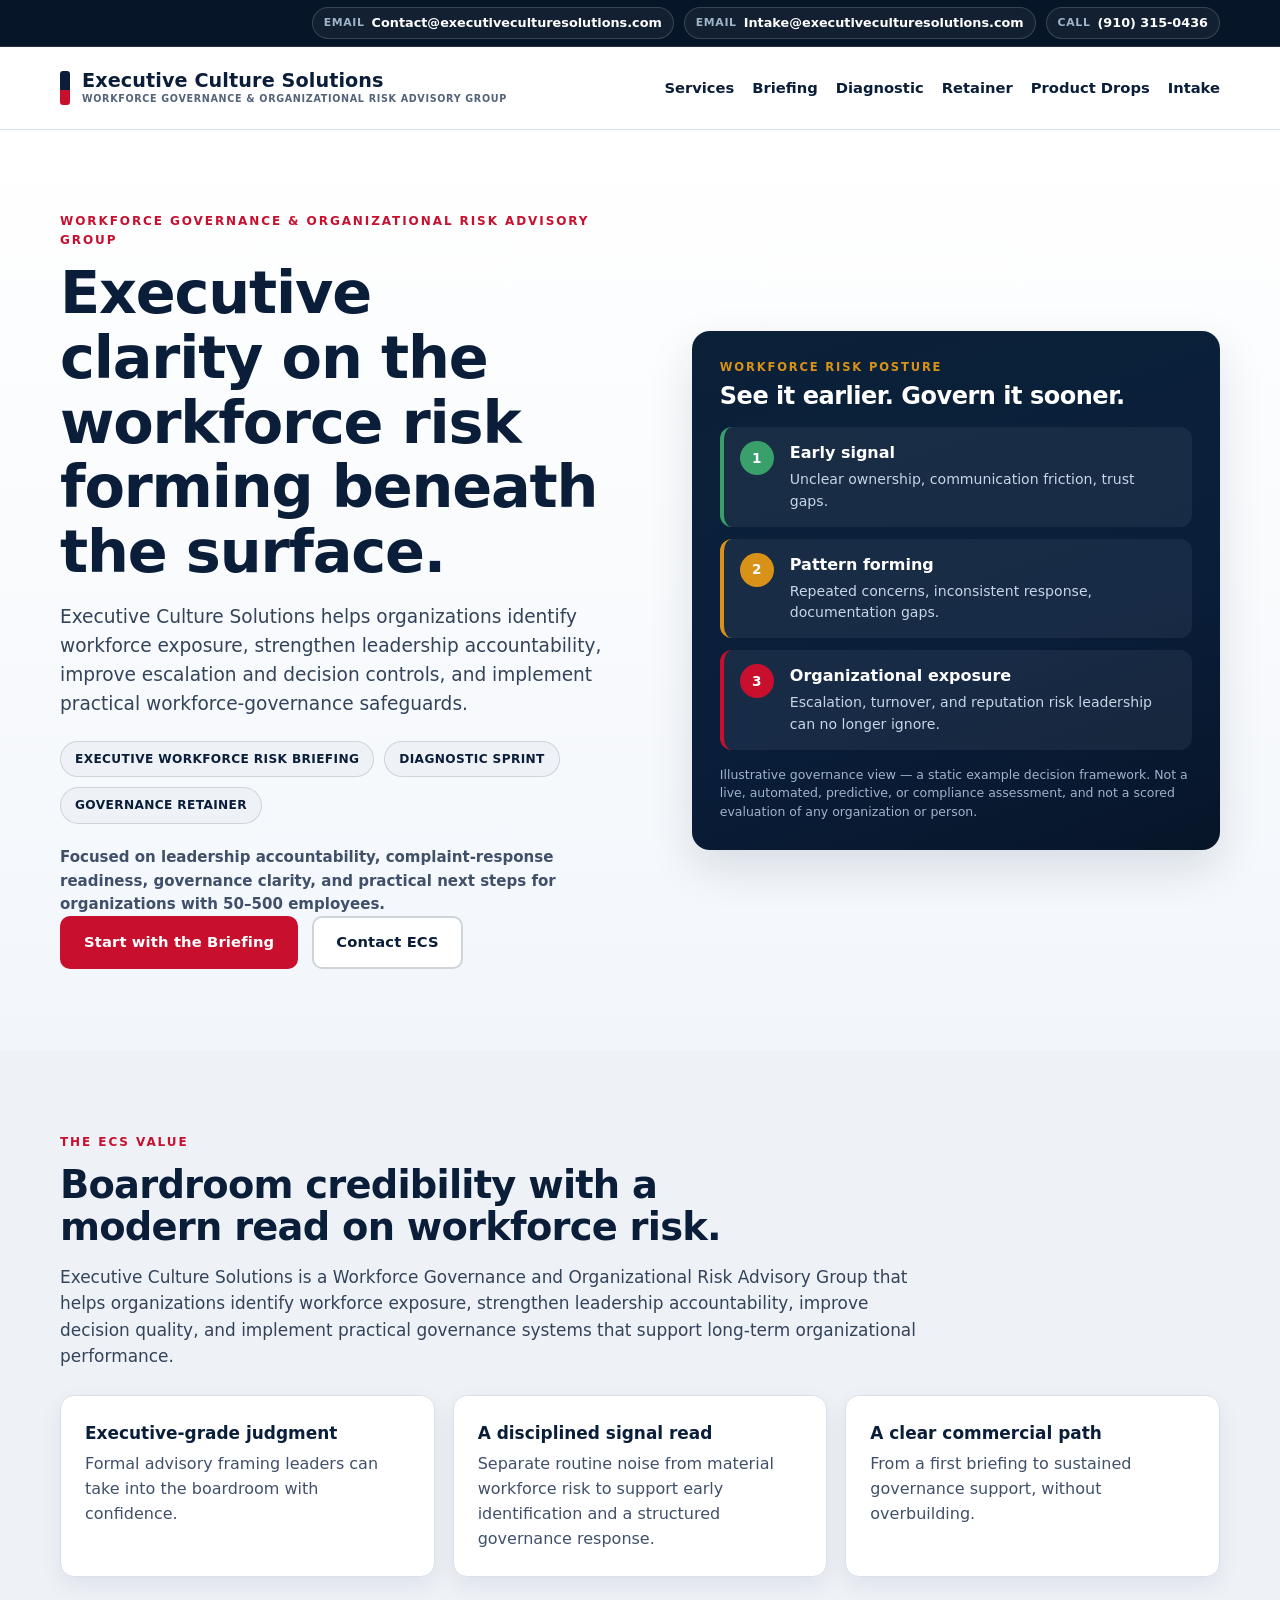
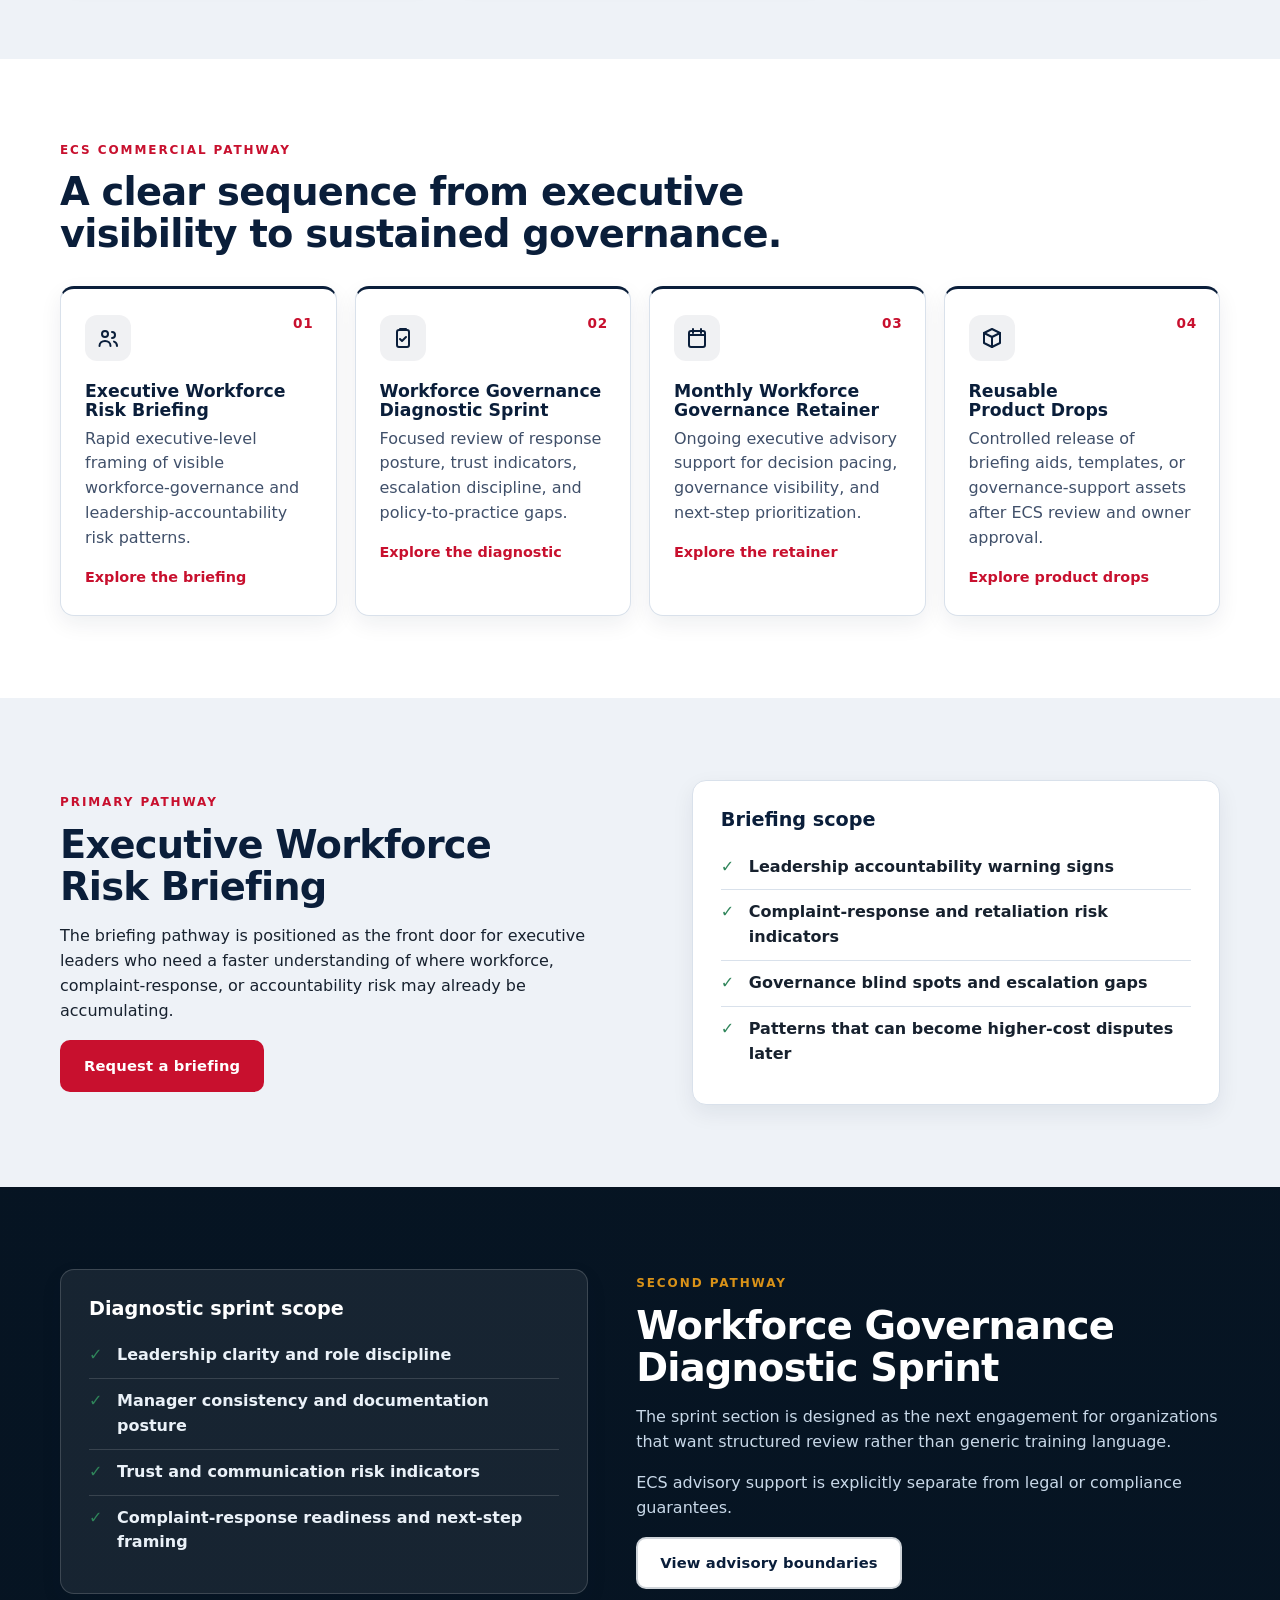
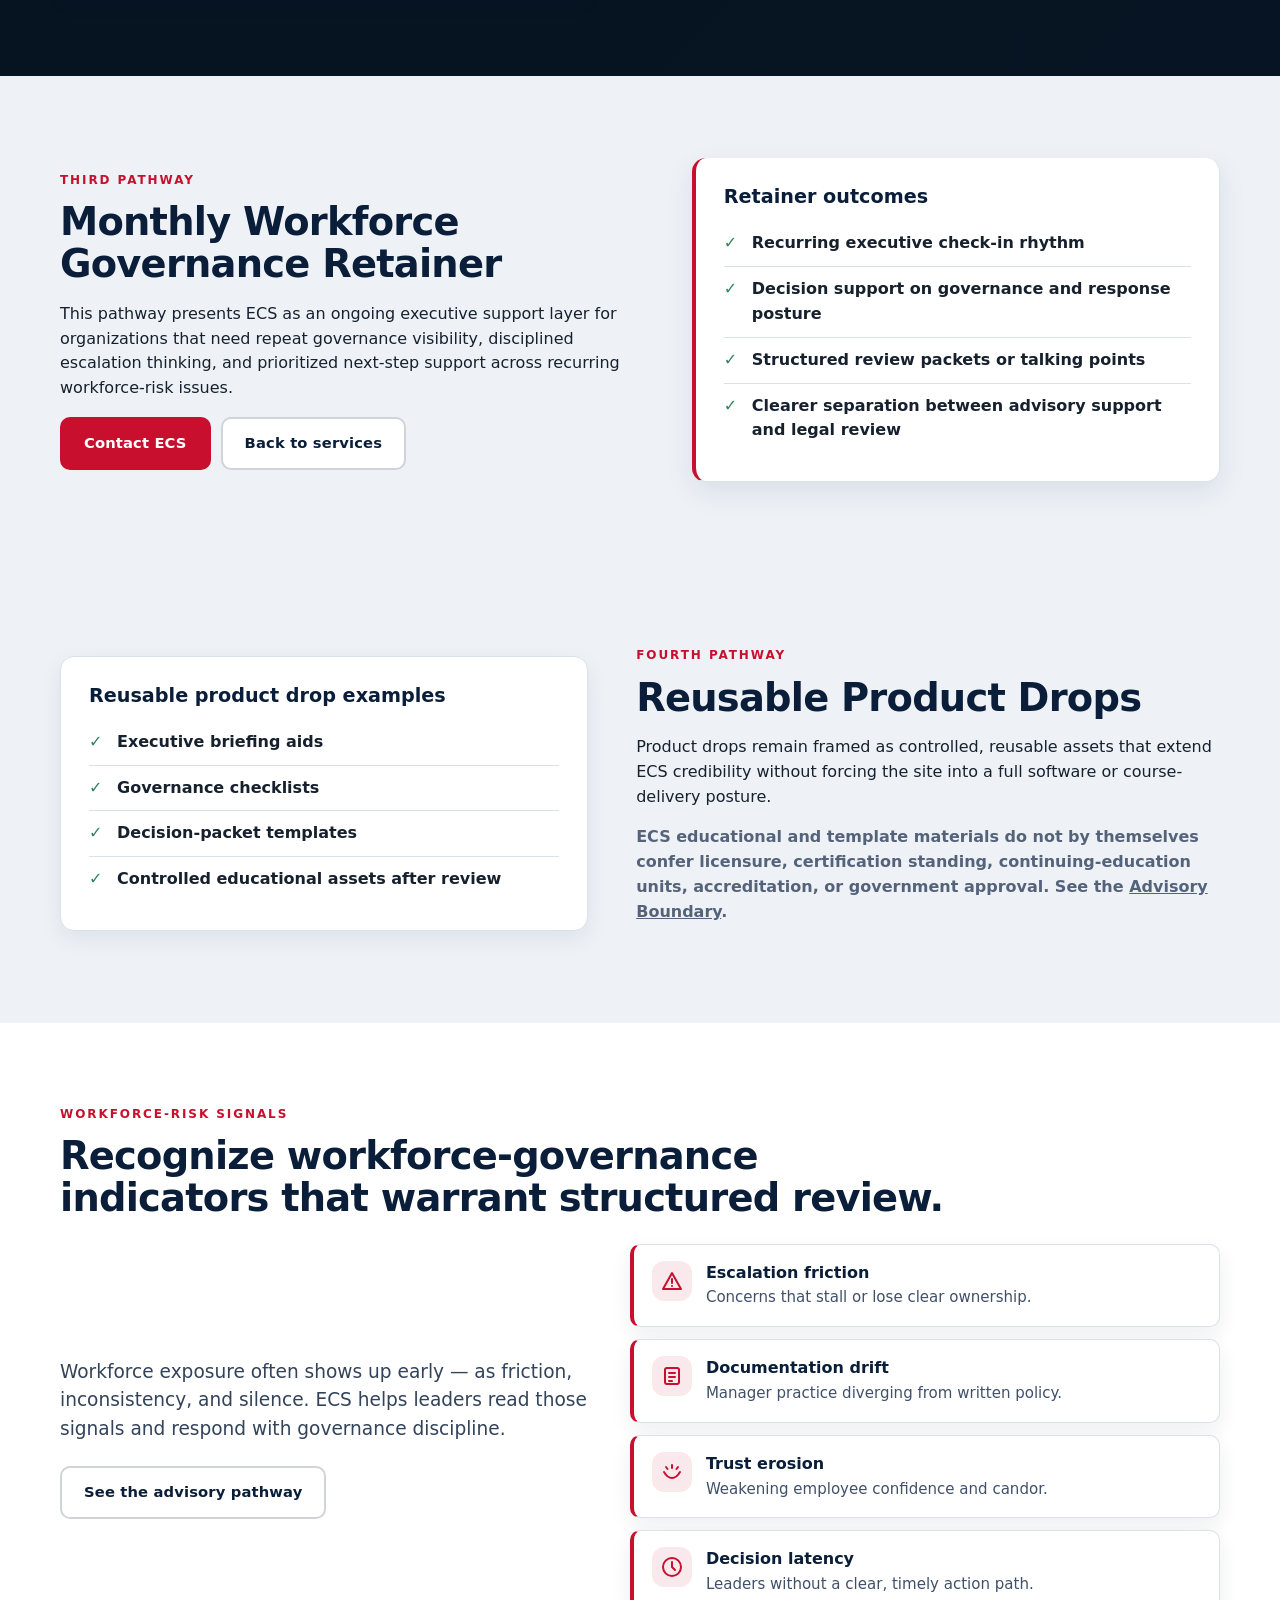
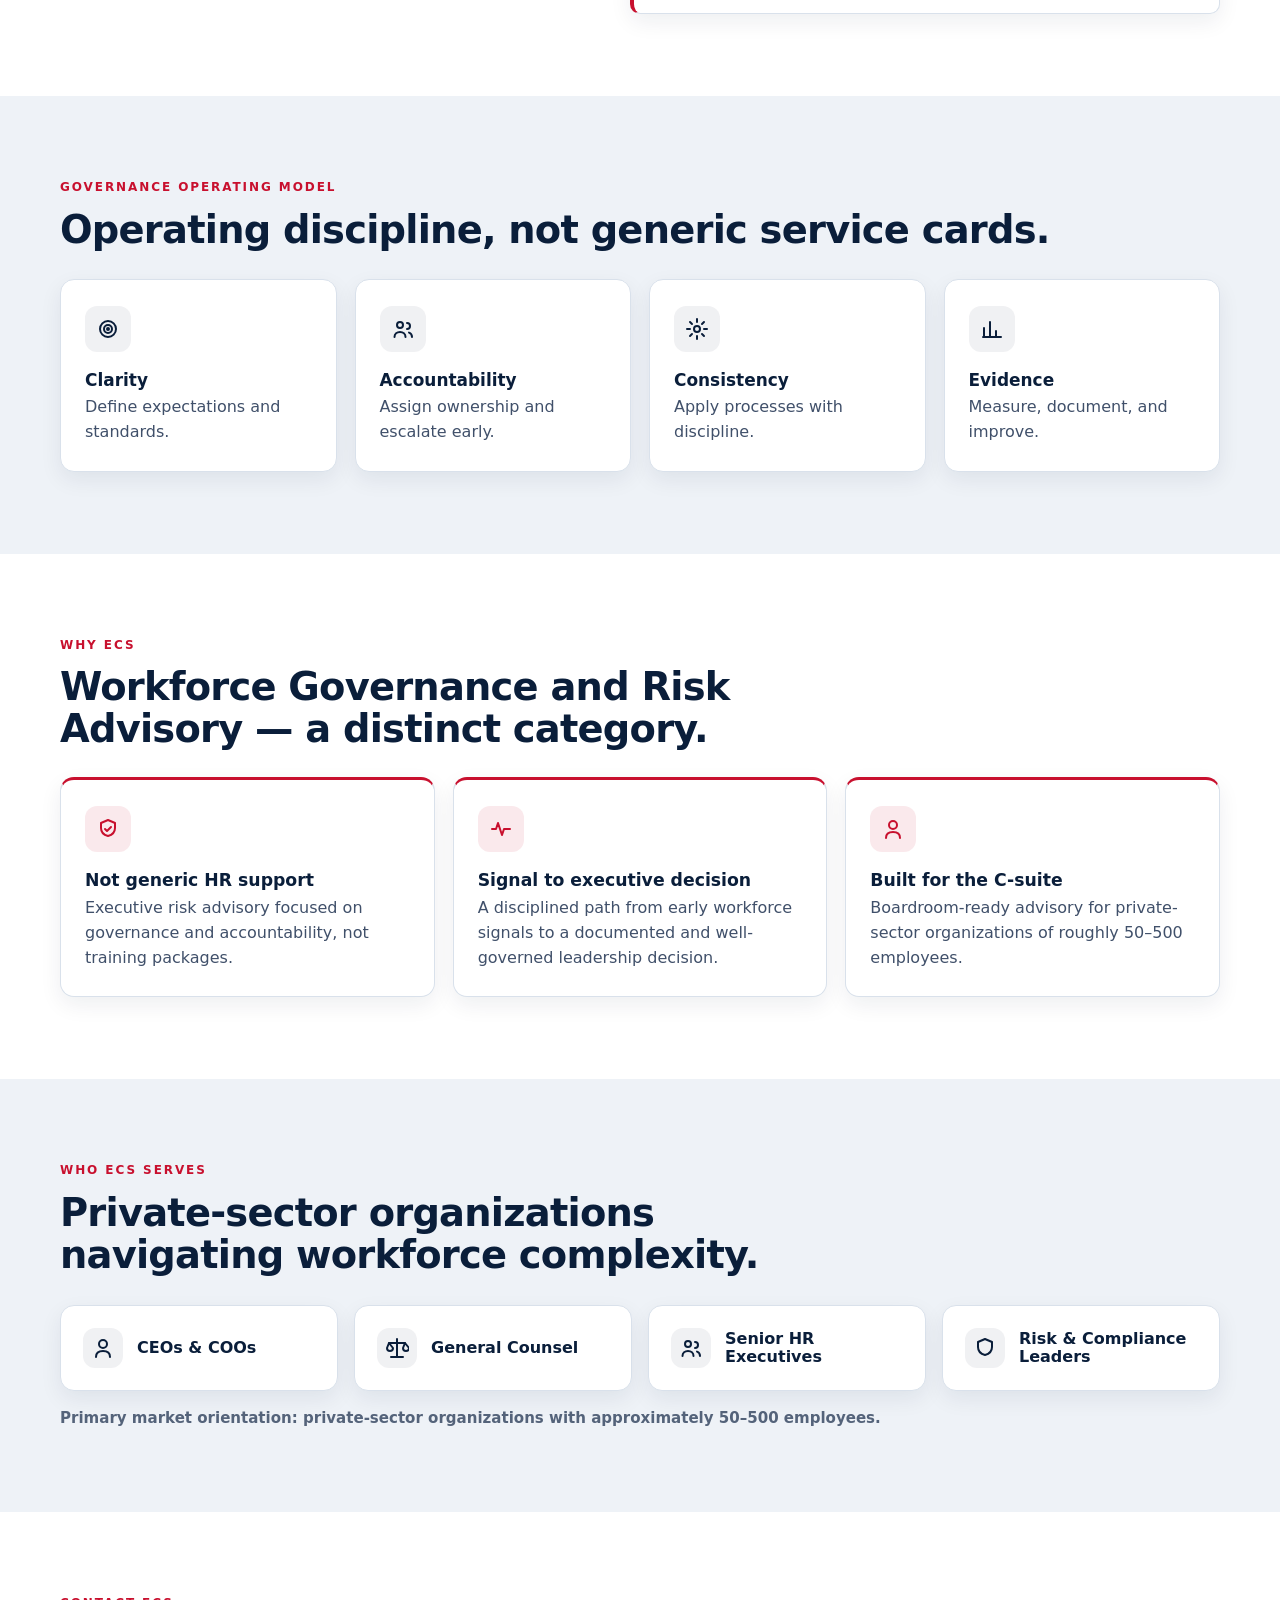
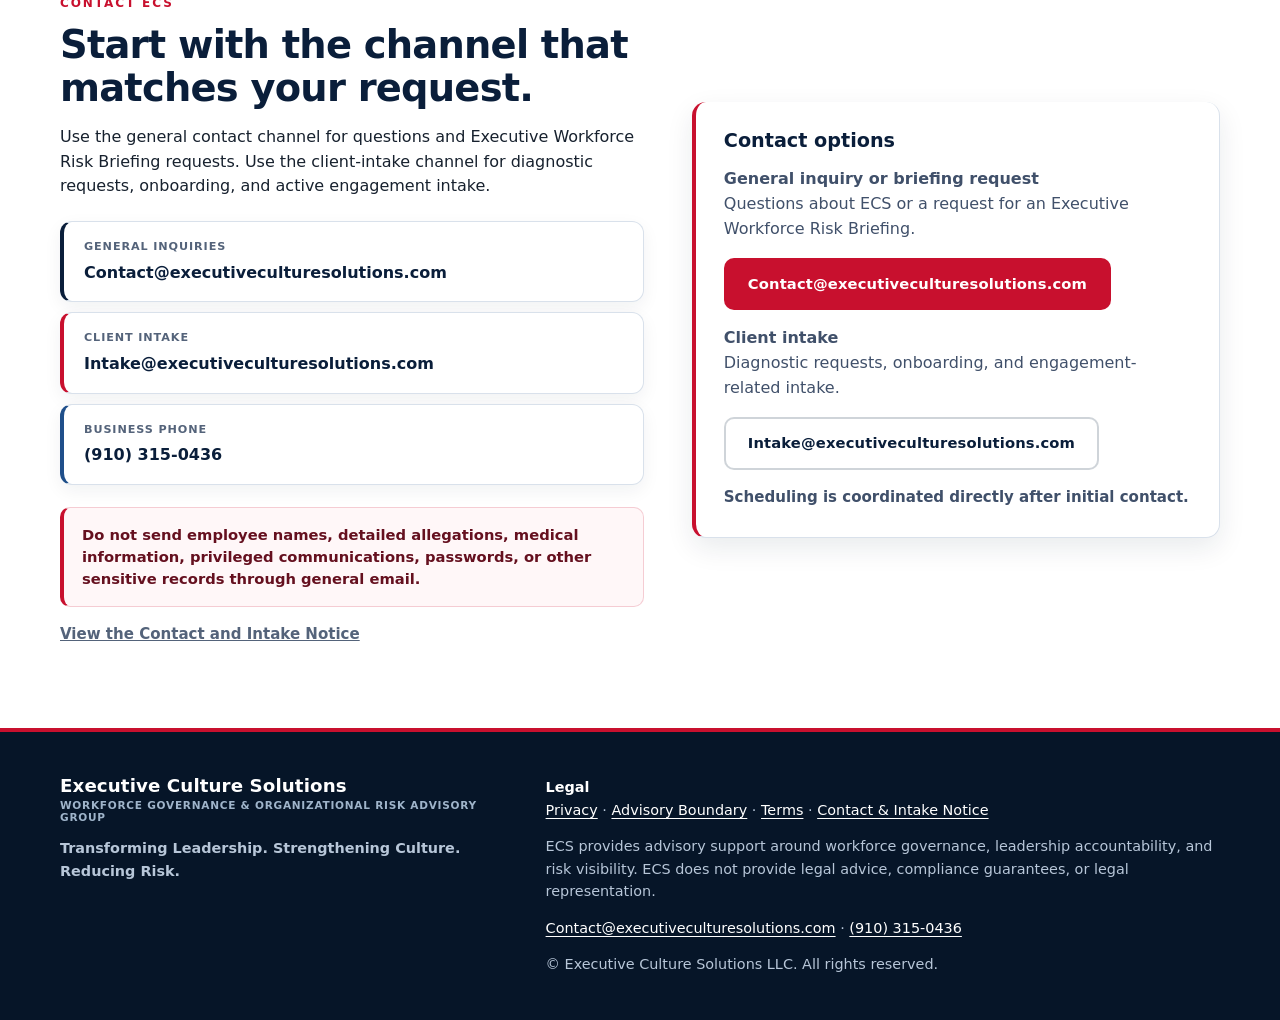
<file: index.html>
<!DOCTYPE html>
<html lang="en">
<head>
  <meta charset="UTF-8" />
  <meta name="viewport" content="width=device-width, initial-scale=1.0" />
  <title>Executive Culture Solutions | Workforce Governance &amp; Organizational Risk Advisory Group</title>
  <meta name="description" content="Executive Culture Solutions is a Workforce Governance and Organizational Risk Advisory Group that helps organizations identify workforce exposure, strengthen leadership accountability, improve escalation and decision controls, and implement practical workforce-governance safeguards." />
  <meta name="theme-color" content="#0a1e3a" />
  <!-- Canonical + Open Graph metadata -->
  <link rel="canonical" href="https://www.executiveculturesolutions.com/" />
  <meta property="og:type" content="website" />
  <meta property="og:url" content="https://www.executiveculturesolutions.com/" />
  <meta property="og:site_name" content="Executive Culture Solutions" />
  <meta property="og:title" content="Executive Culture Solutions | Workforce Governance & Organizational Risk Advisory Group" />
  <meta property="og:description" content="A Workforce Governance and Organizational Risk Advisory Group helping organizations identify workforce exposure, strengthen leadership accountability, and implement practical governance safeguards." />
  <meta name="twitter:card" content="summary" />
  <meta name="twitter:title" content="Executive Culture Solutions | Workforce Governance & Organizational Risk Advisory Group" />
  <meta name="twitter:description" content="A Workforce Governance and Organizational Risk Advisory Group helping organizations identify workforce exposure, strengthen leadership accountability, and implement practical governance safeguards." />
  <script type="application/ld+json">
  {
    "@context": "https://schema.org",
    "@type": "Organization",
    "name": "Executive Culture Solutions",
    "legalName": "Executive Culture Solutions LLC",
    "url": "https://www.executiveculturesolutions.com/",
    "email": "Contact@executiveculturesolutions.com",
    "telephone": "+19103150436",
    "description": "Executive Culture Solutions is a Workforce Governance and Organizational Risk Advisory Group."
  }
  </script>
  <link rel="stylesheet" href="css/styles.css" />
</head>
<body>
  <a class="skip-link" href="#mainContent">Skip to main content</a>

  <header class="site-header">
    <div class="container nav-wrap">
      <a class="brand" href="#home" aria-label="Executive Culture Solutions — home">
        <span class="brand-mark" aria-hidden="true"></span>
        <span class="brand-word">
          <span class="brand-name">Executive Culture Solutions</span>
          <span class="brand-desc">Workforce Governance &amp; Organizational Risk Advisory Group</span>
        </span>
      </a>

      <button class="nav-toggle" type="button" aria-label="Open navigation" aria-controls="primary-navigation" aria-expanded="false">
        <span></span><span></span><span></span>
      </button>

      <nav class="site-nav" id="primary-navigation" aria-label="Primary navigation">
        <a href="#services">Services</a>
        <a href="#briefing">Briefing</a>
        <a href="#diagnostic">Diagnostic</a>
        <a href="#retainer">Retainer</a>
        <a href="#products">Product Drops</a>
        <a href="#intake">Intake</a>
      </nav>
    </div>
  </header>

  <main id="mainContent" tabindex="-1">
    <section id="home" class="hero section">
      <div class="container hero-grid">
        <div class="hero-copy">
          <p class="eyebrow">Workforce Governance &amp; Organizational Risk Advisory Group</p>
          <h1>Executive clarity on the workforce risk forming beneath the surface.</h1>
          <p class="lead">
            Executive Culture Solutions helps organizations identify workforce exposure, strengthen leadership
            accountability, improve escalation and decision controls, and implement practical workforce-governance
            safeguards.
          </p>

          <div class="brand-pill-row" aria-label="ECS operating pillars">
            <span>Executive Workforce Risk Briefing</span>
            <span>Diagnostic Sprint</span>
            <span>Governance Retainer</span>
          </div>

          <p class="micro-note">
            Focused on leadership accountability, complaint-response readiness, governance clarity, and practical
            next steps for organizations with 50–500 employees.
          </p>

          <div class="cta-row">
            <a class="btn btn-primary" href="#briefing">Start with the Briefing</a>
            <a class="btn btn-secondary" href="#intake">Contact ECS</a>
          </div>
        </div>

        <aside class="hero-panel" aria-label="Illustrative workforce-risk governance view">
          <p class="panel-eyebrow">Workforce risk posture</p>
          <h2 class="panel-title">See it earlier. Govern it sooner.</h2>
          <div class="posture">
            <div class="tier g"><span class="lvl" aria-hidden="true">1</span><div><strong>Early signal</strong><p>Unclear ownership, communication friction, trust gaps.</p></div></div>
            <div class="tier a"><span class="lvl" aria-hidden="true">2</span><div><strong>Pattern forming</strong><p>Repeated concerns, inconsistent response, documentation gaps.</p></div></div>
            <div class="tier r"><span class="lvl" aria-hidden="true">3</span><div><strong>Organizational exposure</strong><p>Escalation, turnover, and reputation risk leadership can no longer ignore.</p></div></div>
          </div>
          <p class="panel-note">Illustrative governance view — a static example decision framework. Not a live, automated, predictive, or compliance assessment, and not a scored evaluation of any organization or person.</p>
        </aside>
      </div>
    </section>

    <section id="value" class="section value-section">
      <div class="container">
        <p class="eyebrow">The ECS value</p>
        <h2>Boardroom credibility with a modern read on workforce risk.</h2>
        <p class="section-lead">Executive Culture Solutions is a Workforce Governance and Organizational Risk Advisory Group that helps organizations identify workforce exposure, strengthen leadership accountability, improve decision quality, and implement practical governance systems that support long-term organizational performance.</p>
        <div class="valuestrip">
          <div class="v"><strong>Executive-grade judgment</strong><p>Formal advisory framing leaders can take into the boardroom with confidence.</p></div>
          <div class="v"><strong>A disciplined signal read</strong><p>Separate routine noise from material workforce risk to support early identification and a structured governance response.</p></div>
          <div class="v"><strong>A clear commercial path</strong><p>From a first briefing to sustained governance support, without overbuilding.</p></div>
        </div>
      </div>
    </section>

    <section id="services" class="section services-section">
      <div class="container">
        <p class="eyebrow">ECS commercial pathway</p>
        <h2>A clear sequence from executive visibility to sustained governance.</h2>
        <div class="services-grid">
          <article class="service-card">
            <span class="service-number">01</span>
            <span class="ic" aria-hidden="true"><svg viewBox="0 0 24 24"><circle cx="9" cy="8" r="3"/><path d="M3.5 20c0-3 2.5-5 5.5-5s5.5 2 5.5 5"/><path d="M16 6a3 3 0 010 6"/><path d="M21 20c0-2.2-1.2-3.8-3-4.4"/></svg></span>
            <h3>Executive Workforce Risk Briefing</h3>
            <p>Rapid executive-level framing of visible workforce-governance and leadership-accountability risk patterns.</p>
            <a href="#briefing">Explore the briefing</a>
          </article>
          <article class="service-card">
            <span class="service-number">02</span>
            <span class="ic" aria-hidden="true"><svg viewBox="0 0 24 24"><rect x="6" y="4" width="12" height="17" rx="2"/><path d="M9 4V3h6v1"/><path d="M9 13l2 2 4-4"/></svg></span>
            <h3>Workforce Governance Diagnostic Sprint</h3>
            <p>Focused review of response posture, trust indicators, escalation discipline, and policy-to-practice gaps.</p>
            <a href="#diagnostic">Explore the diagnostic</a>
          </article>
          <article class="service-card">
            <span class="service-number">03</span>
            <span class="ic" aria-hidden="true"><svg viewBox="0 0 24 24"><rect x="4" y="5" width="16" height="16" rx="2"/><path d="M4 9h16M8 3v4M16 3v4"/></svg></span>
            <h3>Monthly Workforce Governance Retainer</h3>
            <p>Ongoing executive advisory support for decision pacing, governance visibility, and next-step prioritization.</p>
            <a href="#retainer">Explore the retainer</a>
          </article>
          <article class="service-card">
            <span class="service-number">04</span>
            <span class="ic" aria-hidden="true"><svg viewBox="0 0 24 24"><path d="M12 3l8 4v10l-8 4-8-4V7z"/><path d="M4 7l8 4 8-4M12 11v10"/></svg></span>
            <h3>Reusable Product Drops</h3>
            <p>Controlled release of briefing aids, templates, or governance-support assets after ECS review and owner approval.</p>
            <a href="#products">Explore product drops</a>
          </article>
        </div>
      </div>
    </section>

    <section id="briefing" class="section offer-section">
      <div class="container split-grid">
        <div>
          <p class="eyebrow">Primary Pathway</p>
          <h2>Executive Workforce Risk Briefing</h2>
          <p>
            The briefing pathway is positioned as the front door for executive leaders who need a faster understanding of where workforce,
            complaint-response, or accountability risk may already be accumulating.
          </p>
          <a class="btn btn-primary" href="#intake">Request a briefing</a>
        </div>
        <div class="detail-card">
          <h3>Briefing scope</h3>
          <ul>
            <li>Leadership accountability warning signs</li>
            <li>Complaint-response and retaliation risk indicators</li>
            <li>Governance blind spots and escalation gaps</li>
            <li>Patterns that can become higher-cost disputes later</li>
          </ul>
        </div>
      </div>
    </section>

    <section id="diagnostic" class="section diagnostic-section">
      <div class="container split-grid reverse">
        <div class="detail-card dark">
          <h3>Diagnostic sprint scope</h3>
          <ul>
            <li>Leadership clarity and role discipline</li>
            <li>Manager consistency and documentation posture</li>
            <li>Trust and communication risk indicators</li>
            <li>Complaint-response readiness and next-step framing</li>
          </ul>
        </div>
        <div>
          <p class="eyebrow">Second Pathway</p>
          <h2>Workforce Governance Diagnostic Sprint</h2>
          <p>
            The sprint section is designed as the next engagement for organizations that want structured review rather than generic training language.
          </p>
          <p>
            ECS advisory support is explicitly separate from legal or compliance guarantees.
          </p>
          <a class="btn btn-secondary" href="advisory-boundary.html">View advisory boundaries</a>
        </div>
      </div>
    </section>

    <section id="retainer" class="section retainer-section">
      <div class="container split-grid">
        <div>
          <p class="eyebrow">Third Pathway</p>
          <h2>Monthly Workforce Governance Retainer</h2>
          <p>
            This pathway presents ECS as an ongoing executive support layer for organizations that need repeat governance visibility,
            disciplined escalation thinking, and prioritized next-step support across recurring workforce-risk issues.
          </p>
          <div class="cta-row compact">
            <a class="btn btn-primary" href="#intake">Contact ECS</a>
            <a class="btn btn-secondary" href="#services">Back to services</a>
          </div>
        </div>
        <div class="detail-card accent">
          <h3>Retainer outcomes</h3>
          <ul>
            <li>Recurring executive check-in rhythm</li>
            <li>Decision support on governance and response posture</li>
            <li>Structured review packets or talking points</li>
            <li>Clearer separation between advisory support and legal review</li>
          </ul>
        </div>
      </div>
    </section>

    <section id="products" class="section products-section">
      <div class="container split-grid reverse">
        <div class="detail-card">
          <h3>Reusable product drop examples</h3>
          <ul>
            <li>Executive briefing aids</li>
            <li>Governance checklists</li>
            <li>Decision-packet templates</li>
            <li>Controlled educational assets after review</li>
          </ul>
        </div>
        <div>
          <p class="eyebrow">Fourth Pathway</p>
          <h2>Reusable Product Drops</h2>
          <p>
            Product drops remain framed as controlled, reusable assets that extend ECS credibility without forcing the site into a full software or course-delivery posture.
          </p>
          <p class="muted-note">
            ECS educational and template materials do not by themselves confer licensure, certification standing, continuing-education units, accreditation, or government approval. See the <a href="advisory-boundary.html">Advisory Boundary</a>.
          </p>
        </div>
      </div>
    </section>

    <section id="signals" class="section signals-section">
      <div class="container">
        <p class="eyebrow">Workforce-risk signals</p>
        <h2>Recognize workforce-governance indicators that warrant structured review.</h2>
        <div class="diag">
          <div>
            <p class="lead">Workforce exposure often shows up early — as friction, inconsistency, and silence. ECS helps leaders read those signals and respond with governance discipline.</p>
            <a class="btn btn-secondary" href="#services">See the advisory pathway</a>
          </div>
          <div class="diaglist">
            <div class="row"><span class="ic red" aria-hidden="true"><svg viewBox="0 0 24 24"><path d="M12 4l9 16H3z"/><path d="M12 10v4M12 17h.01"/></svg></span><div><strong>Escalation friction</strong><span>Concerns that stall or lose clear ownership.</span></div></div>
            <div class="row"><span class="ic red" aria-hidden="true"><svg viewBox="0 0 24 24"><rect x="5" y="4" width="14" height="16" rx="2"/><path d="M9 9h6M9 13h6M9 17h3"/></svg></span><div><strong>Documentation drift</strong><span>Manager practice diverging from written policy.</span></div></div>
            <div class="row"><span class="ic red" aria-hidden="true"><svg viewBox="0 0 24 24"><path d="M20 12s-3.5 6-8 6-8-6-8-6M12 5v3M6 7l1.5 2M18 7l-1.5 2"/></svg></span><div><strong>Trust erosion</strong><span>Weakening employee confidence and candor.</span></div></div>
            <div class="row"><span class="ic red" aria-hidden="true"><svg viewBox="0 0 24 24"><circle cx="12" cy="12" r="9"/><path d="M12 7v5l3 3"/></svg></span><div><strong>Decision latency</strong><span>Leaders without a clear, timely action path.</span></div></div>
          </div>
        </div>
      </div>
    </section>

    <section id="model" class="section model-section">
      <div class="container">
        <p class="eyebrow">Governance operating model</p>
        <h2>Operating discipline, not generic service cards.</h2>
        <div class="pillars">
          <div class="pillar"><span class="ic" aria-hidden="true"><svg viewBox="0 0 24 24"><circle cx="12" cy="12" r="8"/><circle cx="12" cy="12" r="4"/><circle cx="12" cy="12" r="1"/></svg></span><h3>Clarity</h3><p>Define expectations and standards.</p></div>
          <div class="pillar"><span class="ic" aria-hidden="true"><svg viewBox="0 0 24 24"><circle cx="9" cy="8" r="3"/><path d="M3.5 20c0-3 2.5-5 5.5-5s5.5 2 5.5 5"/><path d="M16 6a3 3 0 010 6"/><path d="M21 20c0-2.2-1.2-3.8-3-4.4"/></svg></span><h3>Accountability</h3><p>Assign ownership and escalate early.</p></div>
          <div class="pillar"><span class="ic" aria-hidden="true"><svg viewBox="0 0 24 24"><circle cx="12" cy="12" r="3"/><path d="M12 2v3M12 19v3M2 12h3M19 12h3M5 5l2 2M17 17l2 2M19 5l-2 2M7 17l-2 2"/></svg></span><h3>Consistency</h3><p>Apply processes with discipline.</p></div>
          <div class="pillar"><span class="ic" aria-hidden="true"><svg viewBox="0 0 24 24"><path d="M4 20V11M10 20V5M16 20v-6M3 20h18"/></svg></span><h3>Evidence</h3><p>Measure, document, and improve.</p></div>
        </div>
      </div>
    </section>

    <section id="why" class="section why-section">
      <div class="container">
        <p class="eyebrow">Why ECS</p>
        <h2>Workforce Governance and Risk Advisory — a distinct category.</h2>
        <div class="why-grid">
          <div class="why-card"><span class="ic red" aria-hidden="true"><svg viewBox="0 0 24 24"><path d="M12 3l7 3v5c0 4-3 7-7 8-4-1-7-4-7-8V6z"/><path d="M9 12l2 2 4-4"/></svg></span><h3>Not generic HR support</h3><p>Executive risk advisory focused on governance and accountability, not training packages.</p></div>
          <div class="why-card"><span class="ic red" aria-hidden="true"><svg viewBox="0 0 24 24"><path d="M3 12h4l2-6 4 12 2-6h6"/></svg></span><h3>Signal to executive decision</h3><p>A disciplined path from early workforce signals to a documented and well-governed leadership decision.</p></div>
          <div class="why-card"><span class="ic red" aria-hidden="true"><svg viewBox="0 0 24 24"><circle cx="12" cy="8" r="4"/><path d="M5 21c0-4 3-6 7-6s7 2 7 6"/></svg></span><h3>Built for the C-suite</h3><p>Boardroom-ready advisory for private-sector organizations of roughly 50–500 employees.</p></div>
        </div>
      </div>
    </section>

    <section id="serve" class="section serve-section">
      <div class="container">
        <p class="eyebrow">Who ECS serves</p>
        <h2>Private-sector organizations navigating workforce complexity.</h2>
        <div class="buyers">
          <div class="buyer"><span class="ic" aria-hidden="true"><svg viewBox="0 0 24 24"><circle cx="12" cy="8" r="4"/><path d="M5 21c0-4 3-6 7-6s7 2 7 6"/></svg></span><h3>CEOs &amp; COOs</h3></div>
          <div class="buyer"><span class="ic" aria-hidden="true"><svg viewBox="0 0 24 24"><path d="M12 3v18M6 21h12M4 7h16"/><path d="M4 7l-2 5a3 3 0 006 0z"/><path d="M20 7l-2 5a3 3 0 006 0z"/></svg></span><h3>General Counsel</h3></div>
          <div class="buyer"><span class="ic" aria-hidden="true"><svg viewBox="0 0 24 24"><circle cx="9" cy="8" r="3"/><path d="M3.5 20c0-3 2.5-5 5.5-5s5.5 2 5.5 5"/><path d="M16 6a3 3 0 010 6"/><path d="M21 20c0-2.2-1.2-3.8-3-4.4"/></svg></span><h3>Senior HR Executives</h3></div>
          <div class="buyer"><span class="ic" aria-hidden="true"><svg viewBox="0 0 24 24"><path d="M12 3l7 3v5c0 4-3 7-7 8-4-1-7-4-7-8V6z"/></svg></span><h3>Risk &amp; Compliance Leaders</h3></div>
        </div>
        <p class="micro-note muted-note">Primary market orientation: private-sector organizations with approximately 50–500 employees.</p>
      </div>
    </section>

    <section id="intake" class="section intake-section">
      <div class="container contact-grid">
        <div>
          <p class="eyebrow">Contact ECS</p>
          <h2>Start with the channel that matches your request.</h2>
          <p>
            Use the general contact channel for questions and Executive Workforce Risk Briefing requests.
            Use the client-intake channel for diagnostic requests, onboarding, and active engagement intake.
          </p>
          <div class="contact-methods">
            <div>
              <span>General inquiries</span>
              <a data-config-link="publicContactEmail" data-link-type="mailto">Contact@executiveculturesolutions.com</a>
            </div>
            <div>
              <span>Client intake</span>
              <a data-config-link="intakeEmail" data-link-type="mailto">Intake@executiveculturesolutions.com</a>
            </div>
            <div>
              <span>Business phone</span>
              <a data-config-link="businessPhone" data-link-type="tel">(910) 315-0436</a>
            </div>
          </div>
          <div class="prototype-warning">
            Do not send employee names, detailed allegations, medical information, privileged communications, passwords, or other sensitive records through general email.
          </div>
          <p class="micro-note muted-note"><a href="contact-intake-notice.html">View the Contact and Intake Notice</a></p>
        </div>

        <aside class="detail-card accent" aria-labelledby="contactOptionsTitle">
          <h3 id="contactOptionsTitle">Contact options</h3>
          <p><strong>General inquiry or briefing request</strong><br />Questions about ECS or a request for an Executive Workforce Risk Briefing.</p>
          <a class="btn btn-primary" data-config-link="publicContactEmail" data-link-type="mailto">Email ECS</a>
          <p><strong>Client intake</strong><br />Diagnostic requests, onboarding, and engagement-related intake.</p>
          <a class="btn btn-secondary" data-config-link="intakeEmail" data-link-type="mailto">Begin client intake</a>
          <p class="micro-note muted-note">Scheduling is coordinated directly after initial contact.</p>
        </aside>
      </div>
    </section>

  </main>

  <footer class="site-footer">
    <div class="container footer-grid">
      <div>
        <div class="footer-brand">
          <span class="footer-name">Executive Culture Solutions</span>
          <span class="footer-desc">Workforce Governance &amp; Organizational Risk Advisory Group</span>
        </div>
        <p class="footer-tagline">Transforming Leadership. Strengthening Culture. Reducing Risk.</p>
      </div>
      <div>
        <p class="footer-links"><strong>Legal</strong><br>
          <a href="privacy.html">Privacy</a> ·
          <a href="advisory-boundary.html">Advisory Boundary</a> ·
          <a href="terms.html">Terms</a> ·
          <a href="contact-intake-notice.html">Contact &amp; Intake Notice</a>
        </p>
        <p>
          ECS provides advisory support around workforce governance, leadership accountability, and risk visibility.
          ECS does not provide legal advice, compliance guarantees, or legal representation.
        </p>
        <p class="footer-contact">
          <a data-config-link="publicContactEmail" data-link-type="mailto">Contact@executiveculturesolutions.com</a> ·
          <a data-config-link="businessPhone" data-link-type="tel">(910) 315-0436</a>
        </p>
        <p class="footer-legal">© Executive Culture Solutions LLC. All rights reserved.</p>
      </div>
    </div>
  </footer>

  <script src="js/site-config.js"></script>
  <script src="js/main.js"></script>
</body>
</html>
</file>
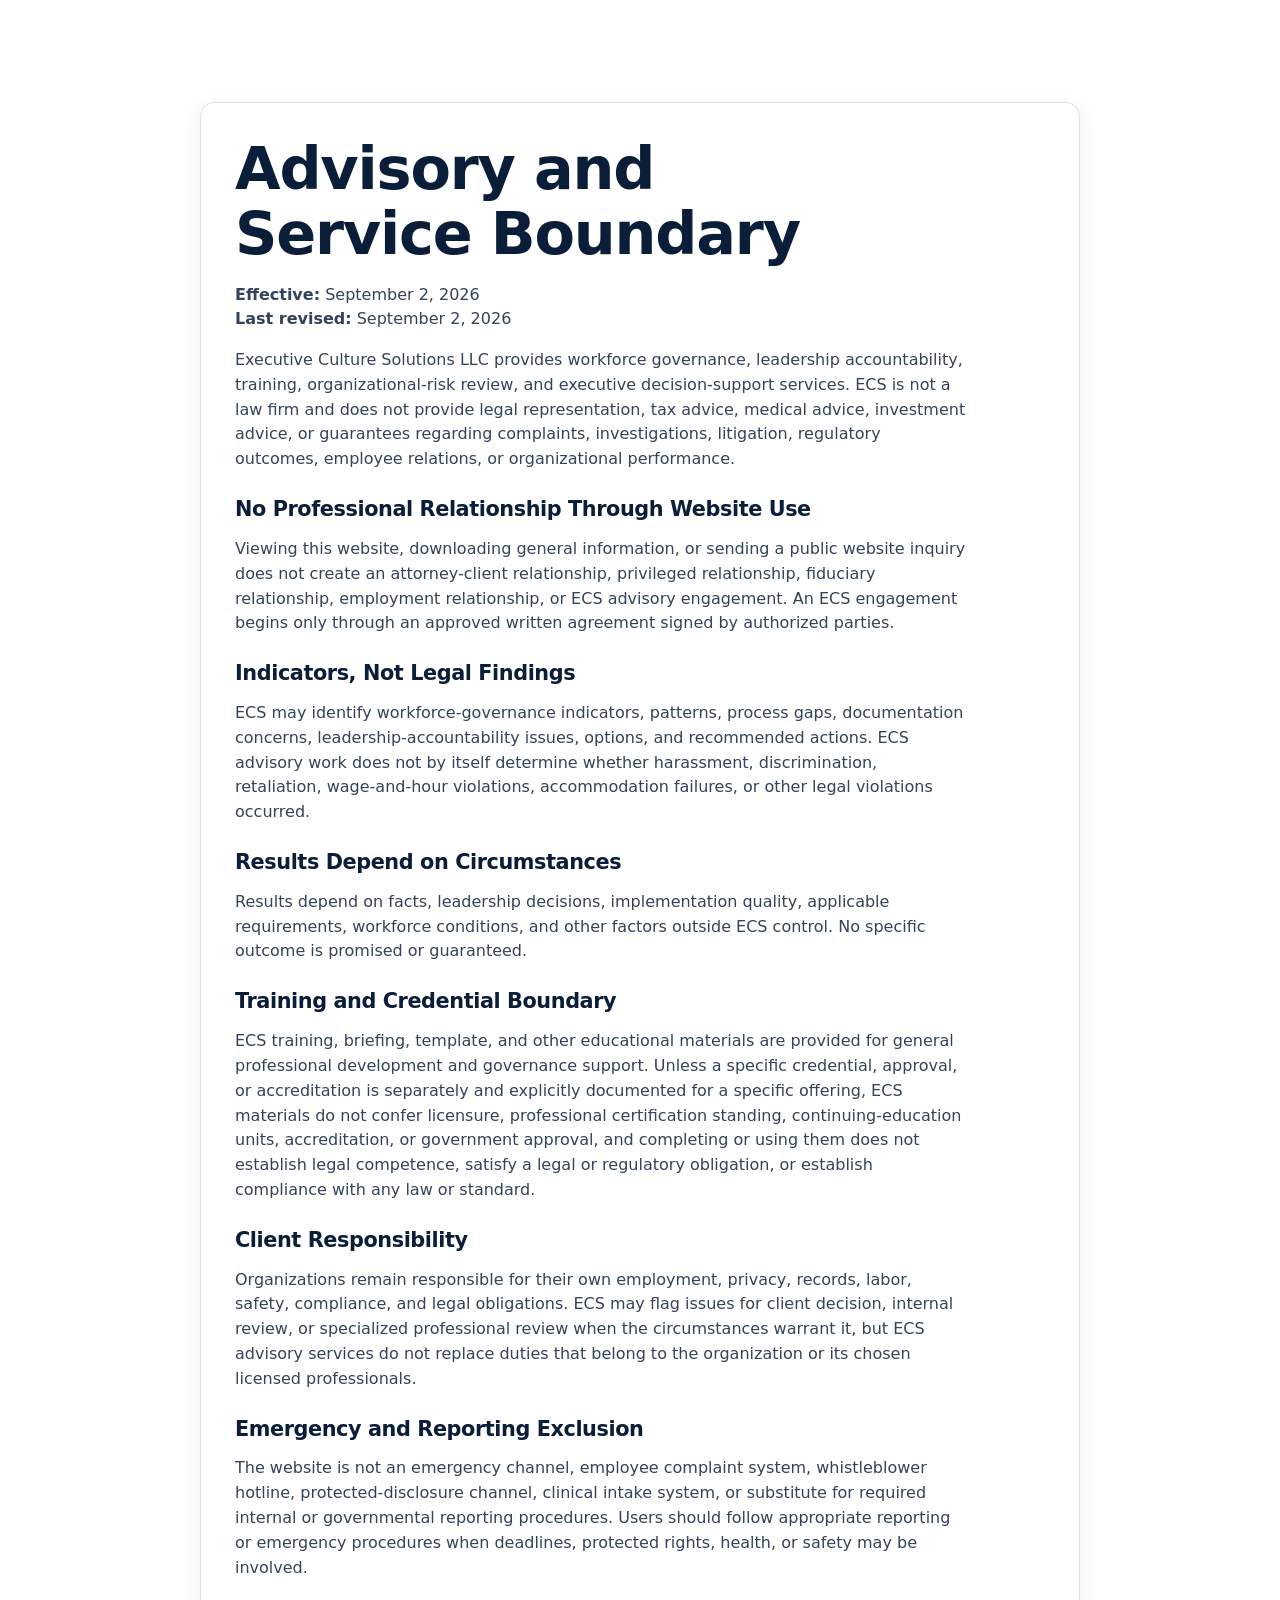
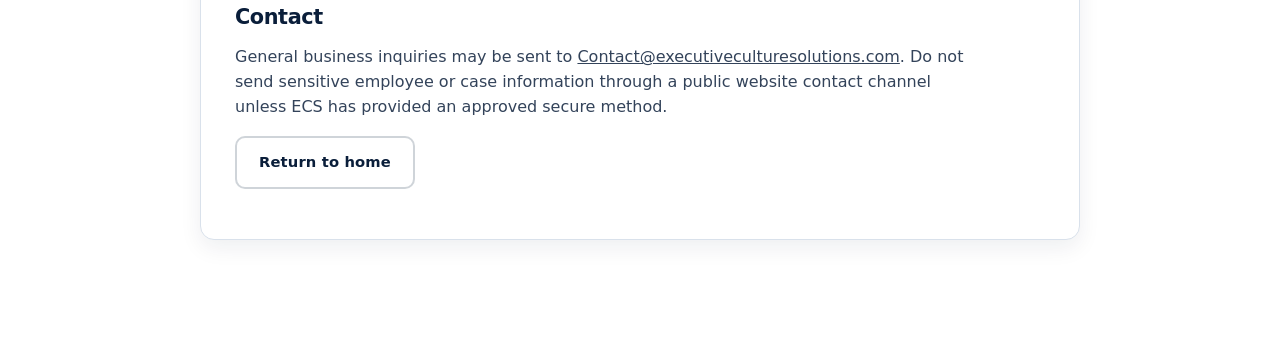
<file: advisory-boundary.html>
<!DOCTYPE html>
<html lang="en">
<head>
  <meta charset="UTF-8" />
  <meta name="viewport" content="width=device-width, initial-scale=1.0" />
  <title>Advisory and Service Boundary | Executive Culture Solutions LLC</title>
  <link rel="stylesheet" href="css/styles.css" />
</head>
<body>
  <main class="section">
    <div class="container narrow prose-card">
      <h1>Advisory and Service Boundary</h1>
      <p><strong>Effective:</strong> September 2, 2026<br /><strong>Last revised:</strong> September 2, 2026</p>

      <p>Executive Culture Solutions LLC provides workforce governance, leadership accountability, training, organizational-risk review, and executive decision-support services. ECS is not a law firm and does not provide legal representation, tax advice, medical advice, investment advice, or guarantees regarding complaints, investigations, litigation, regulatory outcomes, employee relations, or organizational performance.</p>

      <h2>No Professional Relationship Through Website Use</h2>
      <p>Viewing this website, downloading general information, or sending a public website inquiry does not create an attorney-client relationship, privileged relationship, fiduciary relationship, employment relationship, or ECS advisory engagement. An ECS engagement begins only through an approved written agreement signed by authorized parties.</p>

      <h2>Indicators, Not Legal Findings</h2>
      <p>ECS may identify workforce-governance indicators, patterns, process gaps, documentation concerns, leadership-accountability issues, options, and recommended actions. ECS advisory work does not by itself determine whether harassment, discrimination, retaliation, wage-and-hour violations, accommodation failures, or other legal violations occurred.</p>

      <h2>Results Depend on Circumstances</h2>
      <p>Results depend on facts, leadership decisions, implementation quality, applicable requirements, workforce conditions, and other factors outside ECS control. No specific outcome is promised or guaranteed.</p>

      <h2>Training and Credential Boundary</h2>
      <p>ECS training, briefing, template, and other educational materials are provided for general professional development and governance support. Unless a specific credential, approval, or accreditation is separately and explicitly documented for a specific offering, ECS materials do not confer licensure, professional certification standing, continuing-education units, accreditation, or government approval, and completing or using them does not establish legal competence, satisfy a legal or regulatory obligation, or establish compliance with any law or standard.</p>

      <h2>Client Responsibility</h2>
      <p>Organizations remain responsible for their own employment, privacy, records, labor, safety, compliance, and legal obligations. ECS may flag issues for client decision, internal review, or specialized professional review when the circumstances warrant it, but ECS advisory services do not replace duties that belong to the organization or its chosen licensed professionals.</p>

      <h2>Emergency and Reporting Exclusion</h2>
      <p>The website is not an emergency channel, employee complaint system, whistleblower hotline, protected-disclosure channel, clinical intake system, or substitute for required internal or governmental reporting procedures. Users should follow appropriate reporting or emergency procedures when deadlines, protected rights, health, or safety may be involved.</p>

      <h2>Contact</h2>
      <p>General business inquiries may be sent to <a href="mailto:Contact@executiveculturesolutions.com">Contact@executiveculturesolutions.com</a>. Do not send sensitive employee or case information through a public website contact channel unless ECS has provided an approved secure method.</p>

      <p><a class="btn btn-secondary" href="index.html">Return to home</a></p>
    </div>
  </main>
</body>
</html>
</file>
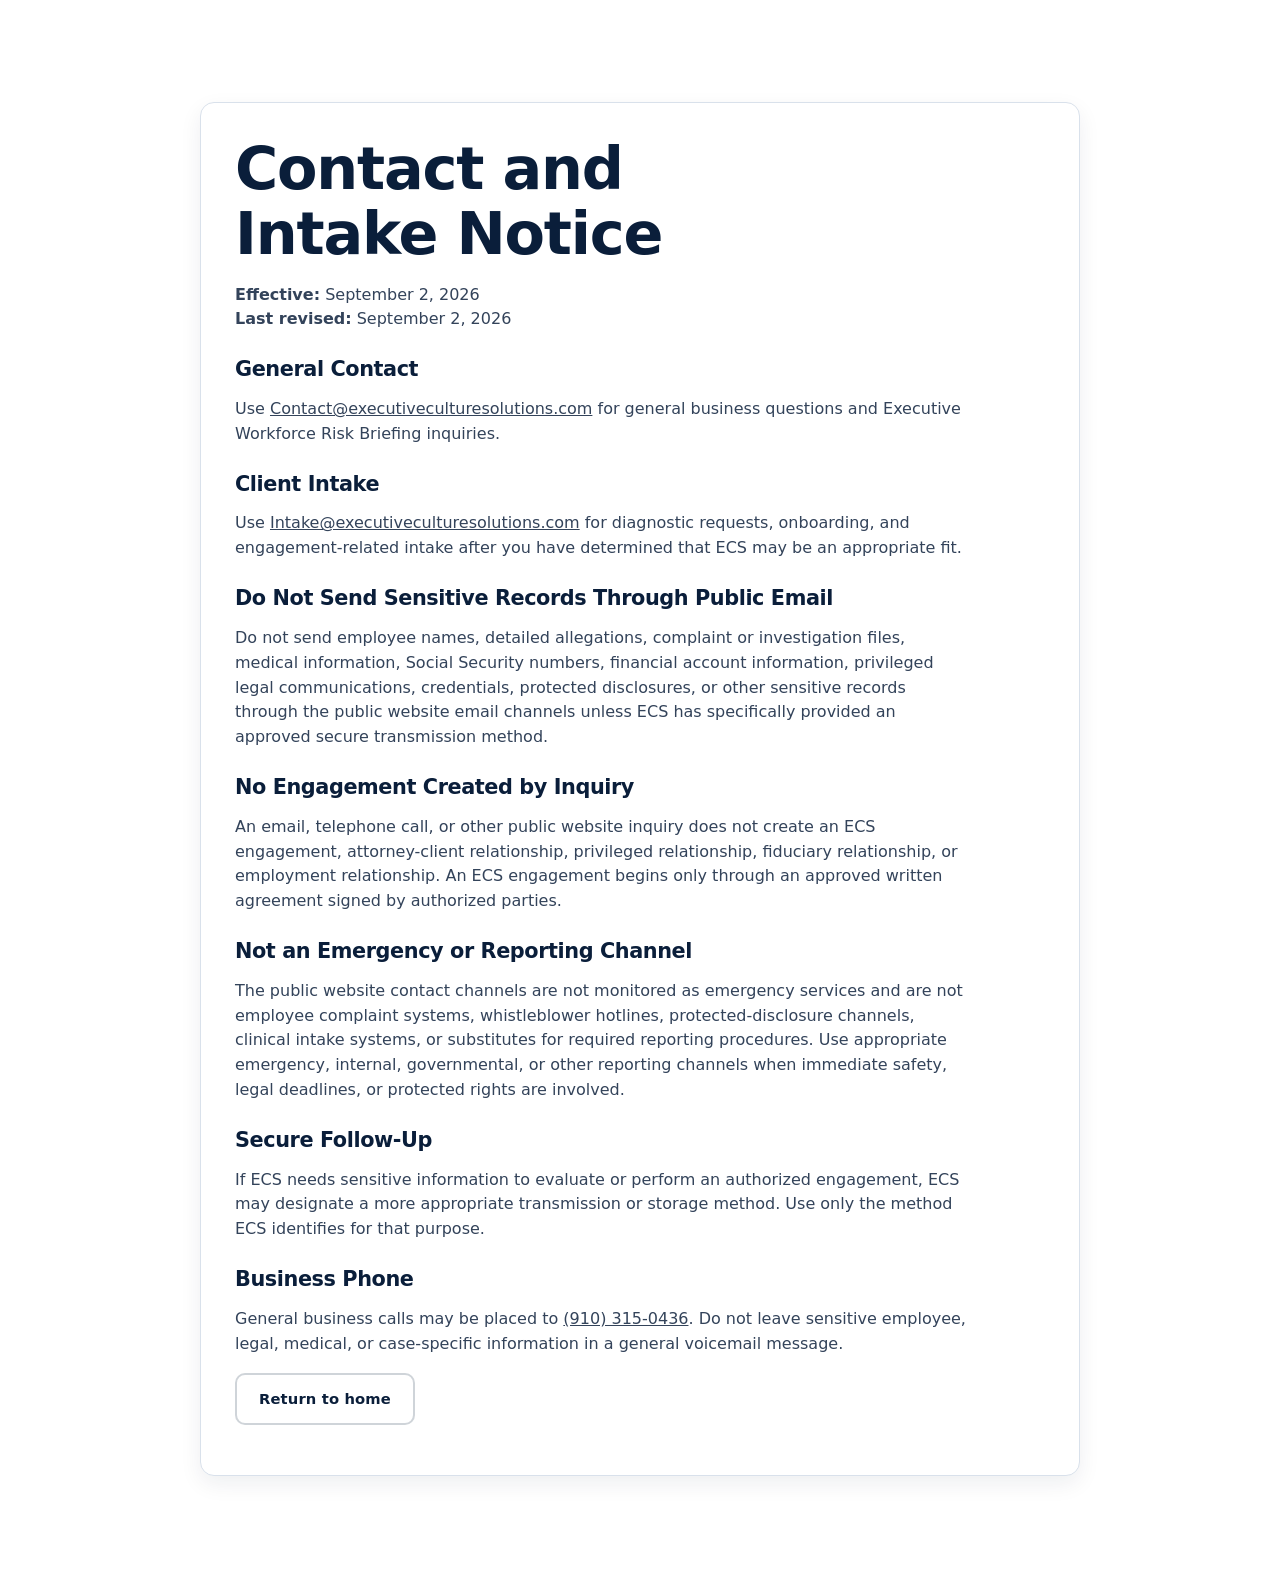
<file: contact-intake-notice.html>
<!DOCTYPE html>
<html lang="en">
<head>
  <meta charset="UTF-8" />
  <meta name="viewport" content="width=device-width, initial-scale=1.0" />
  <title>Contact and Intake Notice | Executive Culture Solutions LLC</title>
  <link rel="stylesheet" href="css/styles.css" />
</head>
<body>
  <main class="section">
    <div class="container narrow prose-card">
      <h1>Contact and Intake Notice</h1>
      <p><strong>Effective:</strong> September 2, 2026<br /><strong>Last revised:</strong> September 2, 2026</p>

      <h2>General Contact</h2>
      <p>Use <a href="mailto:Contact@executiveculturesolutions.com">Contact@executiveculturesolutions.com</a> for general business questions and Executive Workforce Risk Briefing inquiries.</p>

      <h2>Client Intake</h2>
      <p>Use <a href="mailto:Intake@executiveculturesolutions.com">Intake@executiveculturesolutions.com</a> for diagnostic requests, onboarding, and engagement-related intake after you have determined that ECS may be an appropriate fit.</p>

      <h2>Do Not Send Sensitive Records Through Public Email</h2>
      <p>Do not send employee names, detailed allegations, complaint or investigation files, medical information, Social Security numbers, financial account information, privileged legal communications, credentials, protected disclosures, or other sensitive records through the public website email channels unless ECS has specifically provided an approved secure transmission method.</p>

      <h2>No Engagement Created by Inquiry</h2>
      <p>An email, telephone call, or other public website inquiry does not create an ECS engagement, attorney-client relationship, privileged relationship, fiduciary relationship, or employment relationship. An ECS engagement begins only through an approved written agreement signed by authorized parties.</p>

      <h2>Not an Emergency or Reporting Channel</h2>
      <p>The public website contact channels are not monitored as emergency services and are not employee complaint systems, whistleblower hotlines, protected-disclosure channels, clinical intake systems, or substitutes for required reporting procedures. Use appropriate emergency, internal, governmental, or other reporting channels when immediate safety, legal deadlines, or protected rights are involved.</p>

      <h2>Secure Follow-Up</h2>
      <p>If ECS needs sensitive information to evaluate or perform an authorized engagement, ECS may designate a more appropriate transmission or storage method. Use only the method ECS identifies for that purpose.</p>

      <h2>Business Phone</h2>
      <p>General business calls may be placed to <a href="tel:+19103150436">(910) 315-0436</a>. Do not leave sensitive employee, legal, medical, or case-specific information in a general voicemail message.</p>

      <p><a class="btn btn-secondary" href="index.html">Return to home</a></p>
    </div>
  </main>
</body>
</html>
</file>
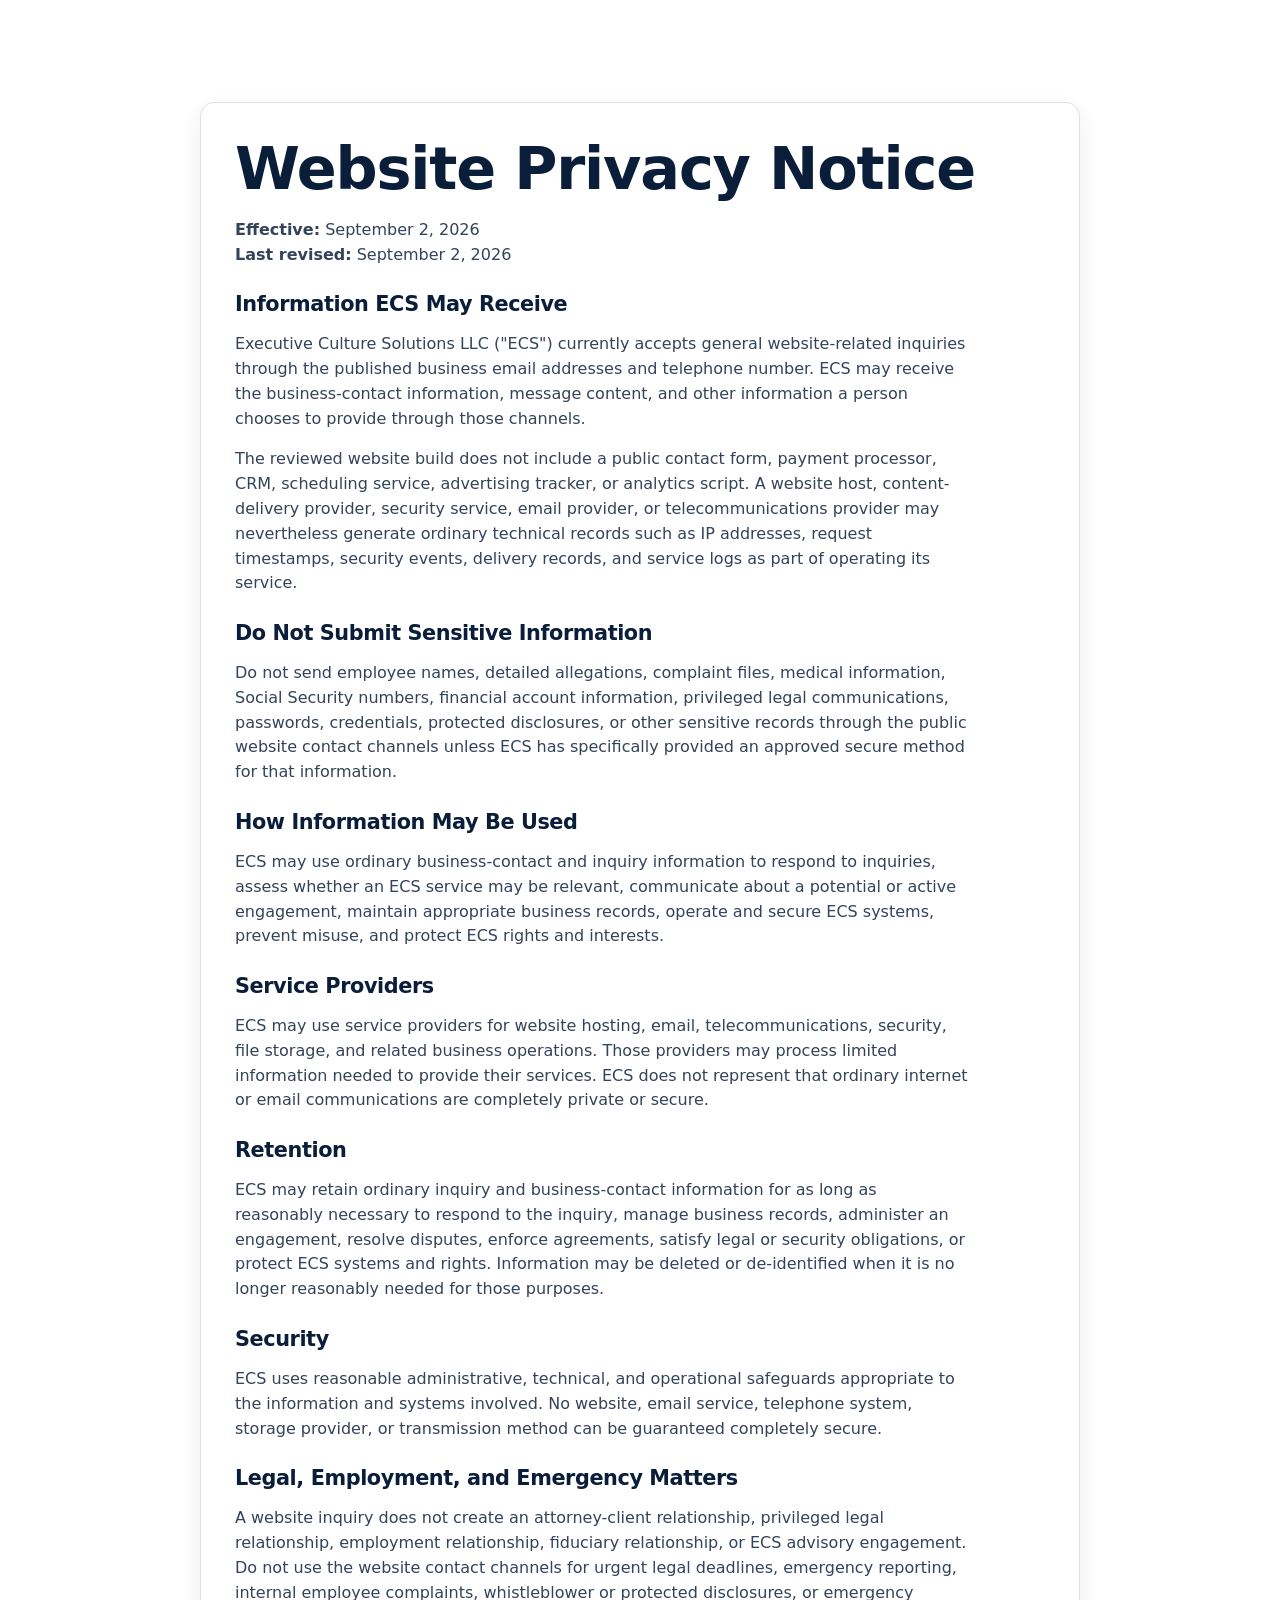
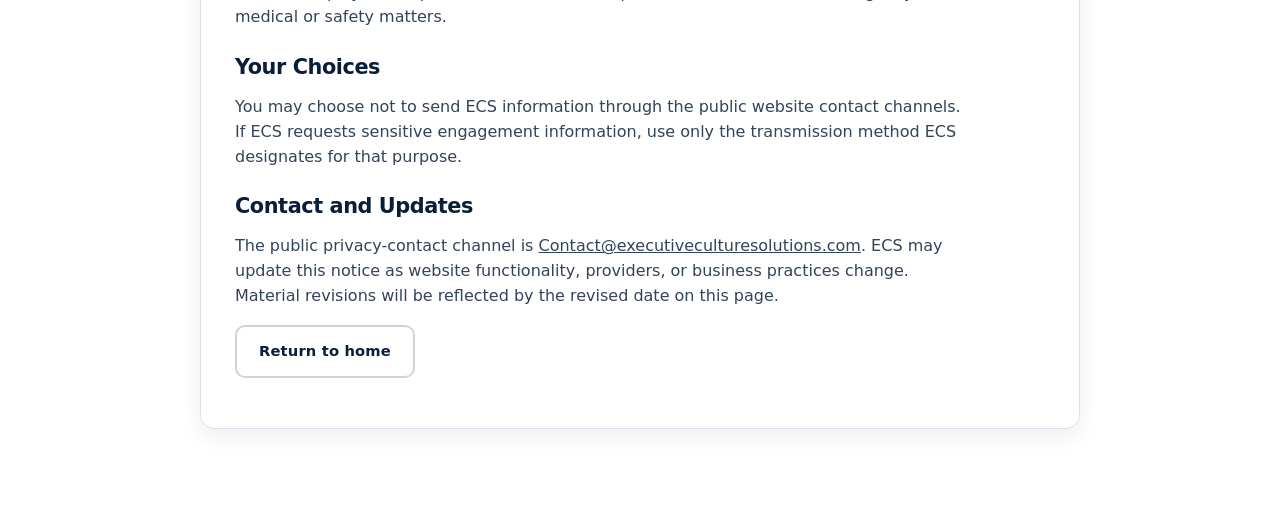
<file: privacy.html>
<!DOCTYPE html>
<html lang="en">
<head>
  <meta charset="UTF-8" />
  <meta name="viewport" content="width=device-width, initial-scale=1.0" />
  <title>Privacy Notice | Executive Culture Solutions LLC</title>
  <link rel="stylesheet" href="css/styles.css" />
</head>
<body>
  <main class="section">
    <div class="container narrow prose-card">
      <h1>Website Privacy Notice</h1>
      <p><strong>Effective:</strong> September 2, 2026<br /><strong>Last revised:</strong> September 2, 2026</p>

      <h2>Information ECS May Receive</h2>
      <p>Executive Culture Solutions LLC ("ECS") currently accepts general website-related inquiries through the published business email addresses and telephone number. ECS may receive the business-contact information, message content, and other information a person chooses to provide through those channels.</p>
      <p>The reviewed website build does not include a public contact form, payment processor, CRM, scheduling service, advertising tracker, or analytics script. A website host, content-delivery provider, security service, email provider, or telecommunications provider may nevertheless generate ordinary technical records such as IP addresses, request timestamps, security events, delivery records, and service logs as part of operating its service.</p>

      <h2>Do Not Submit Sensitive Information</h2>
      <p>Do not send employee names, detailed allegations, complaint files, medical information, Social Security numbers, financial account information, privileged legal communications, passwords, credentials, protected disclosures, or other sensitive records through the public website contact channels unless ECS has specifically provided an approved secure method for that information.</p>

      <h2>How Information May Be Used</h2>
      <p>ECS may use ordinary business-contact and inquiry information to respond to inquiries, assess whether an ECS service may be relevant, communicate about a potential or active engagement, maintain appropriate business records, operate and secure ECS systems, prevent misuse, and protect ECS rights and interests.</p>

      <h2>Service Providers</h2>
      <p>ECS may use service providers for website hosting, email, telecommunications, security, file storage, and related business operations. Those providers may process limited information needed to provide their services. ECS does not represent that ordinary internet or email communications are completely private or secure.</p>

      <h2>Retention</h2>
      <p>ECS may retain ordinary inquiry and business-contact information for as long as reasonably necessary to respond to the inquiry, manage business records, administer an engagement, resolve disputes, enforce agreements, satisfy legal or security obligations, or protect ECS systems and rights. Information may be deleted or de-identified when it is no longer reasonably needed for those purposes.</p>

      <h2>Security</h2>
      <p>ECS uses reasonable administrative, technical, and operational safeguards appropriate to the information and systems involved. No website, email service, telephone system, storage provider, or transmission method can be guaranteed completely secure.</p>

      <h2>Legal, Employment, and Emergency Matters</h2>
      <p>A website inquiry does not create an attorney-client relationship, privileged legal relationship, employment relationship, fiduciary relationship, or ECS advisory engagement. Do not use the website contact channels for urgent legal deadlines, emergency reporting, internal employee complaints, whistleblower or protected disclosures, or emergency medical or safety matters.</p>

      <h2>Your Choices</h2>
      <p>You may choose not to send ECS information through the public website contact channels. If ECS requests sensitive engagement information, use only the transmission method ECS designates for that purpose.</p>

      <h2>Contact and Updates</h2>
      <p>The public privacy-contact channel is <a href="mailto:Contact@executiveculturesolutions.com">Contact@executiveculturesolutions.com</a>. ECS may update this notice as website functionality, providers, or business practices change. Material revisions will be reflected by the revised date on this page.</p>

      <p><a class="btn btn-secondary" href="index.html">Return to home</a></p>
    </div>
  </main>
</body>
</html>
</file>
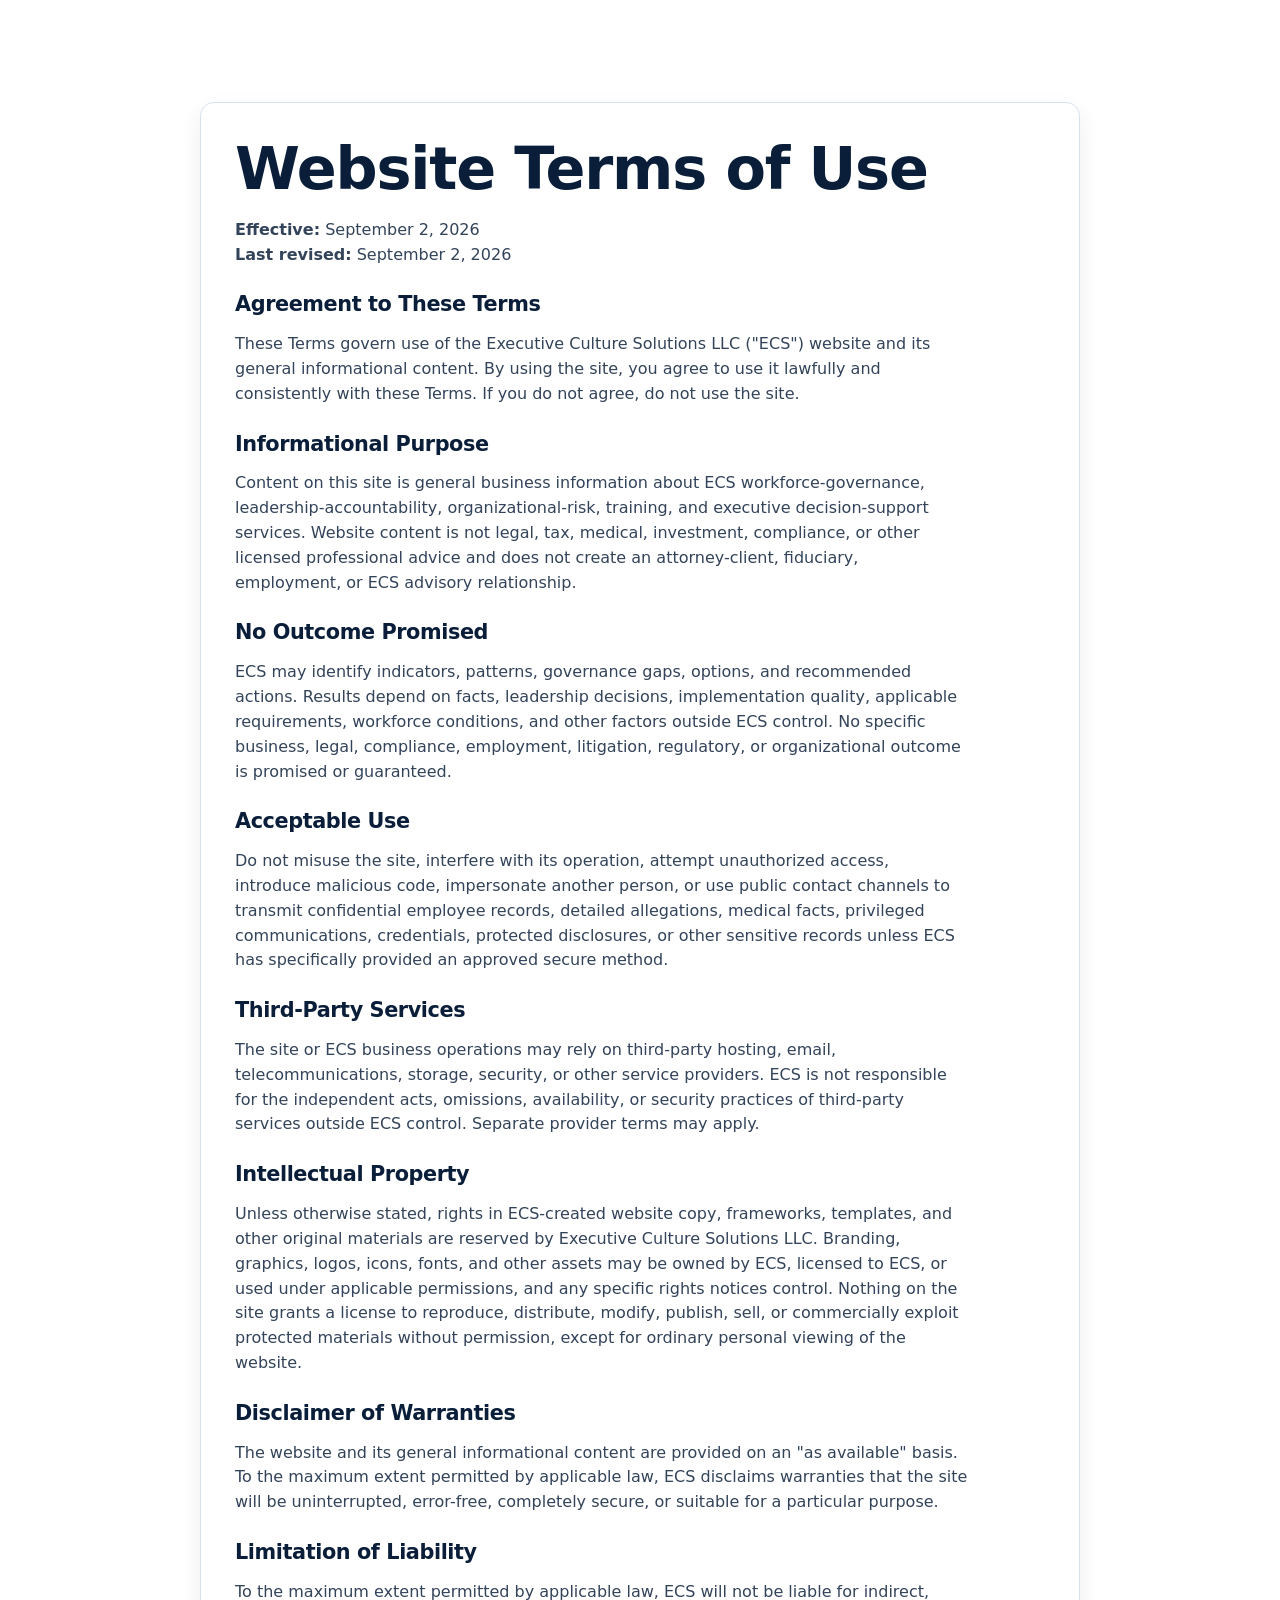
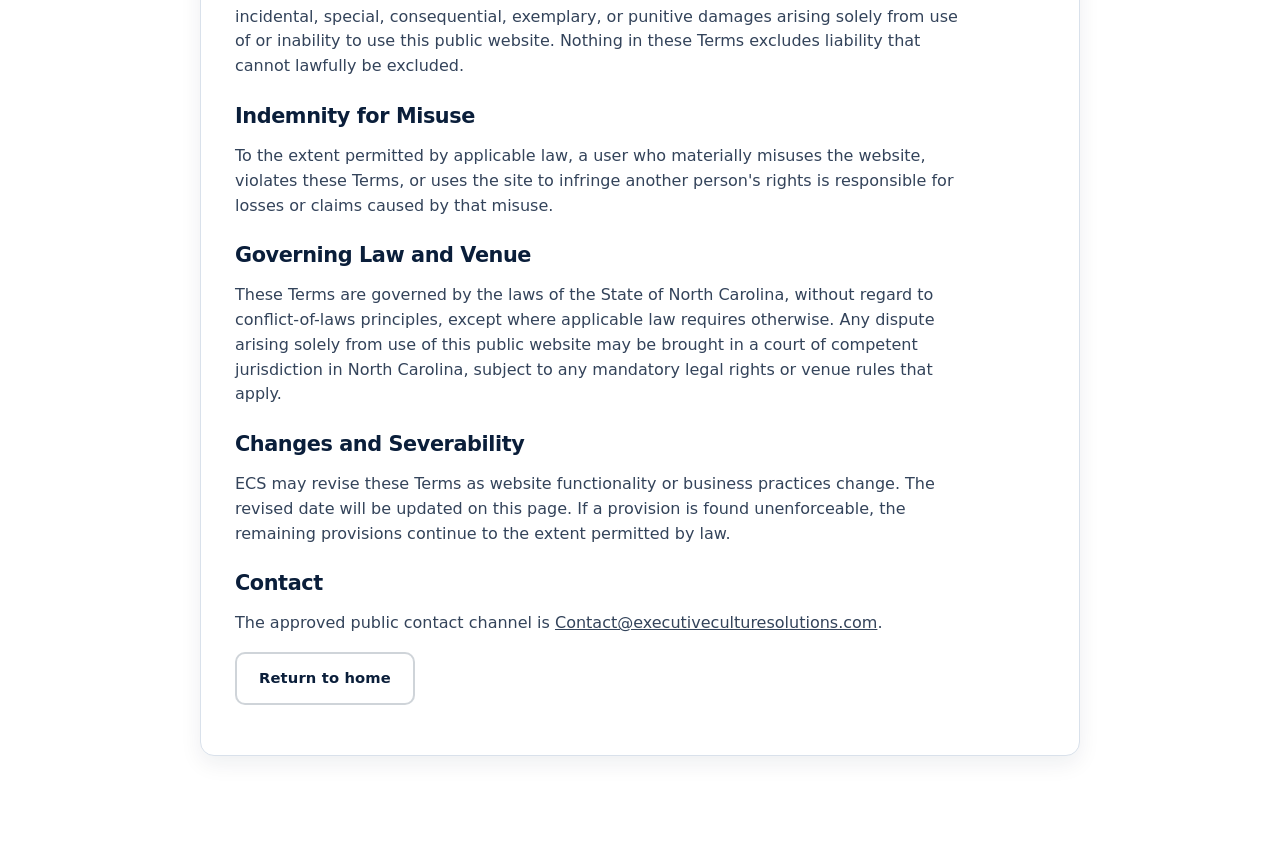
<file: terms.html>
<!DOCTYPE html>
<html lang="en">
<head>
  <meta charset="UTF-8" />
  <meta name="viewport" content="width=device-width, initial-scale=1.0" />
  <title>Terms of Use | Executive Culture Solutions LLC</title>
  <link rel="stylesheet" href="css/styles.css" />
</head>
<body>
  <main class="section">
    <div class="container narrow prose-card">
      <h1>Website Terms of Use</h1>
      <p><strong>Effective:</strong> September 2, 2026<br /><strong>Last revised:</strong> September 2, 2026</p>

      <h2>Agreement to These Terms</h2>
      <p>These Terms govern use of the Executive Culture Solutions LLC ("ECS") website and its general informational content. By using the site, you agree to use it lawfully and consistently with these Terms. If you do not agree, do not use the site.</p>

      <h2>Informational Purpose</h2>
      <p>Content on this site is general business information about ECS workforce-governance, leadership-accountability, organizational-risk, training, and executive decision-support services. Website content is not legal, tax, medical, investment, compliance, or other licensed professional advice and does not create an attorney-client, fiduciary, employment, or ECS advisory relationship.</p>

      <h2>No Outcome Promised</h2>
      <p>ECS may identify indicators, patterns, governance gaps, options, and recommended actions. Results depend on facts, leadership decisions, implementation quality, applicable requirements, workforce conditions, and other factors outside ECS control. No specific business, legal, compliance, employment, litigation, regulatory, or organizational outcome is promised or guaranteed.</p>

      <h2>Acceptable Use</h2>
      <p>Do not misuse the site, interfere with its operation, attempt unauthorized access, introduce malicious code, impersonate another person, or use public contact channels to transmit confidential employee records, detailed allegations, medical facts, privileged communications, credentials, protected disclosures, or other sensitive records unless ECS has specifically provided an approved secure method.</p>

      <h2>Third-Party Services</h2>
      <p>The site or ECS business operations may rely on third-party hosting, email, telecommunications, storage, security, or other service providers. ECS is not responsible for the independent acts, omissions, availability, or security practices of third-party services outside ECS control. Separate provider terms may apply.</p>

      <h2>Intellectual Property</h2>
      <p>Unless otherwise stated, rights in ECS-created website copy, frameworks, templates, and other original materials are reserved by Executive Culture Solutions LLC. Branding, graphics, logos, icons, fonts, and other assets may be owned by ECS, licensed to ECS, or used under applicable permissions, and any specific rights notices control. Nothing on the site grants a license to reproduce, distribute, modify, publish, sell, or commercially exploit protected materials without permission, except for ordinary personal viewing of the website.</p>

      <h2>Disclaimer of Warranties</h2>
      <p>The website and its general informational content are provided on an "as available" basis. To the maximum extent permitted by applicable law, ECS disclaims warranties that the site will be uninterrupted, error-free, completely secure, or suitable for a particular purpose.</p>

      <h2>Limitation of Liability</h2>
      <p>To the maximum extent permitted by applicable law, ECS will not be liable for indirect, incidental, special, consequential, exemplary, or punitive damages arising solely from use of or inability to use this public website. Nothing in these Terms excludes liability that cannot lawfully be excluded.</p>

      <h2>Indemnity for Misuse</h2>
      <p>To the extent permitted by applicable law, a user who materially misuses the website, violates these Terms, or uses the site to infringe another person's rights is responsible for losses or claims caused by that misuse.</p>

      <h2>Governing Law and Venue</h2>
      <p>These Terms are governed by the laws of the State of North Carolina, without regard to conflict-of-laws principles, except where applicable law requires otherwise. Any dispute arising solely from use of this public website may be brought in a court of competent jurisdiction in North Carolina, subject to any mandatory legal rights or venue rules that apply.</p>

      <h2>Changes and Severability</h2>
      <p>ECS may revise these Terms as website functionality or business practices change. The revised date will be updated on this page. If a provision is found unenforceable, the remaining provisions continue to the extent permitted by law.</p>

      <h2>Contact</h2>
      <p>The approved public contact channel is <a href="mailto:Contact@executiveculturesolutions.com">Contact@executiveculturesolutions.com</a>.</p>

      <p><a class="btn btn-secondary" href="index.html">Return to home</a></p>
    </div>
  </main>
</body>
</html>
</file>
<file: css/styles.css>
/* ECS Website — Prototype C production implementation
   Single committed light theme, navy/red brand discipline. */
:root{
  --navy:#0a1e3a; --navy2:#102a43; --navy-deep:#071528;
  --red:#c8102e; --red-dark:#a50d26; --blue:#1f4f8a;
  --ink:#17212e; --muted:#54637a; --line:#d9e1eb; --bg:#f6f8fb; --soft:#eef2f7;
  --white:#fff; --amber:#d99218; --good:#2f855a;
  --shadow:0 18px 46px rgba(10,30,58,.12); --shadow-sm:0 8px 22px rgba(10,30,58,.07);
  --radius:14px;
}
*{box-sizing:border-box}
html{scroll-behavior:smooth}
body{margin:0;background:var(--white);color:var(--ink);line-height:1.55;
  font-family:Inter,system-ui,-apple-system,"Segoe UI",Roboto,Helvetica,Arial,sans-serif;-webkit-font-smoothing:antialiased}
img{max-width:100%}
a{color:inherit}
button,input,select,textarea{font:inherit}
button{cursor:pointer}
a:focus-visible,button:focus-visible,input:focus-visible,select:focus-visible,textarea:focus-visible,[tabindex="-1"]:focus-visible{
  outline:3px solid rgba(200,16,46,.45);outline-offset:3px;border-radius:4px}
.container{width:min(1160px,calc(100% - 40px));margin:0 auto}
.narrow{width:min(880px,calc(100% - 40px));margin:0 auto}
.section{padding:82px 0}

.skip-link{position:absolute;left:16px;top:-56px;z-index:100;padding:10px 14px;border-radius:8px;background:var(--navy-deep);color:#fff;text-decoration:none}
.skip-link:focus,.skip-link:focus-visible{top:16px}

/* Header */
.top-brand-bar{background:var(--navy-deep);color:#fff;font-size:.78rem;font-weight:700;letter-spacing:.02em}
.top-brand-inner{min-height:34px;display:flex;justify-content:space-between;align-items:center;gap:16px}
.top-brand-inner span:last-child{color:#c6d4e4}
.site-header{position:sticky;top:0;z-index:20;background:rgba(255,255,255,.97);border-bottom:1px solid var(--line);backdrop-filter:blur(10px)}
.nav-wrap{min-height:82px;display:flex;justify-content:space-between;align-items:center;gap:22px}
.brand{display:flex;align-items:center;gap:12px;text-decoration:none;max-width:70vw}
.brand-logo{height:clamp(38px,4.6vw,52px);width:auto;max-width:62vw;object-fit:contain}
/* Temporary text wordmark (permanent logo deferred — see DEFERRED_LOGO_REPLACEMENT_REGISTER.md). */
.brand-mark{flex:none;width:10px;height:34px;border-radius:3px;background:linear-gradient(180deg,var(--navy) 0%,var(--navy) 55%,var(--red) 55%,var(--red) 100%)}
.brand-word{display:flex;flex-direction:column;line-height:1.08;min-width:0}
.brand-name{font-weight:800;font-size:clamp(1.02rem,1.5vw,1.24rem);color:var(--navy);letter-spacing:.005em;white-space:nowrap}
.brand-desc{font-size:.6rem;font-weight:700;letter-spacing:.07em;text-transform:uppercase;color:var(--muted);margin-top:2px}
.site-nav{display:flex;align-items:center;gap:18px;color:var(--navy);font-weight:700;font-size:.92rem}
.site-nav a{text-decoration:none}
.site-nav a:hover,.site-nav a:focus{color:var(--red)}
.nav-cta{padding:10px 15px;border-radius:8px;background:var(--red);color:#fff !important}
.nav-toggle{display:none;border:0;background:transparent;padding:8px}
.nav-toggle span{display:block;width:26px;height:3px;margin:5px 0;background:var(--navy);border-radius:999px}

/* Type */
.eyebrow{margin:0 0 12px;color:var(--red);font-size:.75rem;font-weight:800;letter-spacing:.16em;text-transform:uppercase}
h1,h2,h3{margin-top:0;line-height:1.1;color:var(--navy);text-wrap:balance}
h1{font-size:clamp(2.3rem,4.6vw,3.9rem);letter-spacing:-.02em;margin-bottom:16px}
h2{font-size:clamp(1.8rem,3vw,2.8rem);letter-spacing:-.02em;margin-bottom:16px}
h3{font-size:1.2rem}
.lead{font-size:1.16rem;max-width:70ch;color:#33435a;margin-bottom:22px}
.section-lead{font-size:1.06rem;max-width:80ch;color:#33435a;margin:0 0 8px}
.micro-note{margin:16px 0 0;color:#40506a;font-weight:600;font-size:.94rem}
.muted-note{color:var(--muted);font-weight:600}
.review-chip{display:inline-block;margin:0 0 14px;padding:6px 12px;border:1px solid var(--line);border-radius:999px;background:var(--soft);color:var(--navy);font-size:.78rem;font-weight:700}

/* Buttons */
.cta-row{display:flex;flex-wrap:wrap;gap:14px;align-items:center}
.cta-row.compact{gap:10px}
.btn{display:inline-flex;justify-content:center;align-items:center;min-height:48px;max-width:100%;padding:13px 22px;border:2px solid transparent;border-radius:10px;text-decoration:none;font-weight:800;font-size:.92rem;letter-spacing:.01em;overflow-wrap:anywhere;transition:transform .15s ease,box-shadow .15s ease,background .15s ease}
.btn:hover,.btn:focus-visible{transform:translateY(-1px);box-shadow:var(--shadow-sm)}
.btn-primary{background:var(--red);color:#fff}
.btn-primary:hover{background:var(--red-dark)}
.btn-secondary{border-color:rgba(16,42,67,.2);background:var(--white);color:var(--navy)}
.btn-secondary.light{border-color:rgba(255,255,255,.5);background:transparent;color:#fff}

/* Hero */
.hero{background:linear-gradient(180deg,#fff 0%,#f2f6fb 100%)}
.hero-grid,.split-grid,.contact-grid,.about-grid,.review-grid{display:grid;grid-template-columns:1.05fr .95fr;gap:48px;align-items:center}
.hero-grid>*,.split-grid>*,.contact-grid>*,.about-grid>*,.review-grid>*,.diag>*,.valuestrip>*,.services-grid>*,.pillars>*,.why-grid>*,.buyers>*{min-width:0}
.contact-form,.contact-methods,.diaglist{min-width:0}
.split-grid.reverse{grid-template-columns:.95fr 1.05fr}
.brand-pill-row{display:flex;flex-wrap:wrap;gap:10px;margin:0 0 22px}
.brand-pill-row span{padding:8px 14px;border-radius:999px;border:1px solid rgba(10,30,58,.14);background:var(--soft);color:var(--navy);font-size:.76rem;font-weight:700;letter-spacing:.03em;text-transform:uppercase}

/* Hero risk-posture panel (illustrative, static) */
.hero-panel{background:linear-gradient(160deg,#0b2138,#0a1e3a 60%,#071528);color:#fff;border-radius:18px;padding:28px;box-shadow:var(--shadow)}
.panel-eyebrow{margin:0 0 6px;color:var(--amber);font-size:.72rem;font-weight:800;letter-spacing:.16em;text-transform:uppercase}
.panel-title{color:#fff;font-size:1.5rem;margin:0 0 18px}
.posture{display:grid;gap:12px}
.tier{display:grid;grid-template-columns:36px 1fr;gap:14px;align-items:start;padding:14px 16px;border-radius:12px;background:rgba(255,255,255,.06);border-left:4px solid}
.tier.g{border-color:#3aa06b}.tier.a{border-color:var(--amber)}.tier.r{border-color:var(--red)}
.tier .lvl{display:grid;place-items:center;width:34px;height:34px;border-radius:50%;font-weight:800;color:#fff;font-size:.85rem}
.tier.g .lvl{background:#3aa06b}.tier.a .lvl{background:var(--amber)}.tier.r .lvl{background:var(--red)}
.tier strong{display:block;color:#fff}
.tier p{margin:3px 0 0;color:#c6d6e6;font-size:.88rem}
.panel-note{margin:16px 0 0;color:#9fb4ca;font-size:.78rem;line-height:1.5}

/* Value strip */
.value-section{background:var(--soft)}
.valuestrip{display:grid;grid-template-columns:repeat(3,1fr);gap:18px;margin-top:26px}
.valuestrip .v{padding:24px;background:#fff;border:1px solid var(--line);border-radius:var(--radius);box-shadow:var(--shadow-sm)}
.valuestrip .v strong{display:block;color:var(--navy);margin-bottom:6px;font-size:1.06rem}
.valuestrip .v p{margin:0;color:#40506a}

/* Icons */
.ic{display:inline-flex;align-items:center;justify-content:center;width:46px;height:46px;border-radius:12px;background:rgba(10,30,58,.06);margin-bottom:16px}
.ic svg{width:24px;height:24px;fill:none;stroke:var(--navy);stroke-width:2;stroke-linecap:round;stroke-linejoin:round}
.ic.red{background:rgba(200,16,46,.09)}
.ic.red svg{stroke:var(--red)}

/* Services / pathway */
.services-section{background:#fff}
.services-grid{display:grid;grid-template-columns:repeat(4,1fr);gap:18px;margin-top:30px}
.service-card{position:relative;background:#fff;border:1px solid var(--line);border-top:3px solid var(--navy);border-radius:var(--radius);padding:26px 24px;box-shadow:var(--shadow-sm)}
.service-number{position:absolute;top:24px;right:22px;color:var(--red);font-weight:900;letter-spacing:.06em;font-size:.85rem}
.service-card h3{margin:.3em 0 .4em;font-size:1.08rem}
.service-card p{color:#40506a;margin:0 0 14px}
.service-card a{color:var(--red);font-weight:800;text-decoration:none;font-size:.9rem}
.service-card a:hover{text-decoration:underline}

/* Detail split sections */
.offer-section,.retainer-section{background:var(--soft)}
.products-section{background:var(--soft)}
.diagnostic-section{background:linear-gradient(rgba(6,20,34,.96),rgba(6,20,34,.96)),linear-gradient(135deg,var(--navy-deep),var(--navy));color:#fff}
.diagnostic-section h2,.diagnostic-section .eyebrow{color:#fff}
.diagnostic-section .eyebrow{color:var(--amber)}
.diagnostic-section p{color:#c8d8e8}
.detail-card{background:#fff;border:1px solid var(--line);border-radius:var(--radius);padding:28px;box-shadow:var(--shadow-sm)}
.detail-card h3{margin:0 0 14px}
.detail-card ul{margin:0;padding:0;list-style:none}
.detail-card li{position:relative;padding:10px 0 10px 28px;border-bottom:1px solid var(--line);font-weight:600}
.detail-card li:last-child{border-bottom:0}
.detail-card li::before{content:"✓";position:absolute;left:0;color:var(--good);font-weight:900}
.detail-card.dark{background:rgba(255,255,255,.07);border-color:rgba(255,255,255,.16);color:#fff}
.detail-card.dark h3{color:#fff}
.detail-card.dark li{border-bottom-color:rgba(255,255,255,.14);color:#eaf1f8}
.detail-card.accent{border-top:3px solid var(--red)}

/* Signals diagnostic split */
.signals-section{background:#fff}
.diag{display:grid;grid-template-columns:.95fr 1.05fr;gap:36px;align-items:center;margin-top:24px}
.diaglist{display:grid;gap:12px}
.diaglist .row{display:flex;gap:14px;align-items:flex-start;padding:16px 18px;background:#fff;border:1px solid var(--line);border-left:4px solid var(--red);border-radius:10px;box-shadow:var(--shadow-sm)}
.diaglist .row .ic{margin:0;width:40px;height:40px;flex:0 0 auto}
.diaglist .row strong{display:block;color:var(--navy)}
.diaglist .row span{color:#40506a;font-size:.94rem}

/* Governance model */
.model-section{background:var(--soft)}
.pillars{display:grid;grid-template-columns:repeat(4,1fr);gap:18px;margin-top:28px}
.pillar{background:#fff;border:1px solid var(--line);border-radius:var(--radius);padding:26px 24px;box-shadow:var(--shadow-sm)}
.pillar h3{margin:.2em 0 .3em;font-size:1.06rem}
.pillar p{margin:0;color:#40506a}

/* Why ECS */
.why-section{background:#fff}
.why-grid{display:grid;grid-template-columns:repeat(3,1fr);gap:18px;margin-top:26px}
.why-card{background:#fff;border:1px solid var(--line);border-top:3px solid var(--red);border-radius:var(--radius);padding:26px 24px;box-shadow:var(--shadow-sm)}
.why-card h3{margin:.2em 0 .35em;font-size:1.08rem}
.why-card p{margin:0;color:#40506a}

/* Who serves */
.serve-section{background:var(--soft)}
.buyers{display:grid;grid-template-columns:repeat(4,1fr);gap:16px;margin:28px 0 14px}
.buyer{display:flex;align-items:center;gap:14px;background:#fff;border:1px solid var(--line);border-radius:var(--radius);padding:22px;box-shadow:var(--shadow-sm)}
.buyer .ic{margin:0;width:40px;height:40px;flex:0 0 auto}
.buyer h3{margin:0;font-size:1rem}

/* Intake / contact */
.intake-section{background:#fff}
.contact-methods{display:grid;gap:14px;margin:18px 0}
.contact-methods>div{padding:14px 16px;border:1px solid var(--line);border-radius:10px;background:var(--soft)}
.contact-methods span{display:block;font-size:.76rem;font-weight:800;letter-spacing:.04em;text-transform:uppercase;color:var(--muted);margin-bottom:4px}
.contact-methods a{display:inline-block;max-width:100%;color:var(--red);font-weight:700;text-decoration:none;overflow-wrap:anywhere}
.contact-methods a.is-placeholder{color:var(--muted);font-weight:600;cursor:default;text-decoration:none}
.contact-methods p{margin:0;color:#40506a;font-size:.92rem}
.is-placeholder{color:var(--muted)}
.prototype-warning{margin-top:8px;padding:16px 18px;border:1px solid rgba(200,16,46,.28);background:rgba(200,16,46,.06);border-radius:10px;color:#7a1220;font-weight:600;font-size:.92rem}
.contact-form{display:grid;grid-template-columns:1fr 1fr;gap:16px;background:#fff;border:1px solid var(--line);border-radius:var(--radius);padding:26px;box-shadow:var(--shadow-sm)}
.contact-form label{display:flex;flex-direction:column;gap:6px;font-weight:700;color:var(--navy);font-size:.86rem;min-width:0}
.contact-form .full{grid-column:1 / -1}
.contact-form input,.contact-form select,.contact-form textarea{width:100%;max-width:100%;padding:11px 12px;border:1px solid var(--line);border-radius:8px;background:#fff;color:var(--ink);font-weight:500}
.contact-form textarea{resize:vertical}
.form-note{grid-column:1 / -1;margin:0;color:var(--navy);font-weight:600;min-height:1.2em}


/* Review controls */
.review-section{background:var(--navy-deep);color:#fff}
.review-section .eyebrow{color:var(--amber)}
.review-grid{grid-template-columns:1fr 1fr;align-items:stretch}
.review-card{background:rgba(255,255,255,.06);border:1px solid rgba(255,255,255,.14);border-radius:var(--radius);padding:26px;color:#fff}
.review-card h2{color:#fff;font-size:1.5rem}
.review-card p{color:#c8d8e8}
.review-card ul{margin:0;padding-left:20px}
.review-card li{margin:8px 0;color:#dbe6f2}
.review-card.accent{border-top:3px solid var(--red)}
.review-card code{background:rgba(255,255,255,.12);padding:2px 6px;border-radius:5px;font-size:.85em}

/* Footer */
.site-footer{background:#061528;color:#dbe5f1;padding:44px 0}
.footer-grid{display:grid;grid-template-columns:1.2fr 1.8fr;gap:36px;align-items:start}
.footer-logo{width:200px;background:#fff;padding:14px 18px;border-radius:12px}
/* Temporary footer wordmark (permanent logo deferred). */
.footer-brand{display:flex;flex-direction:column;line-height:1.12}
.footer-name{font-weight:800;font-size:1.14rem;color:#fff;letter-spacing:.005em}
.footer-desc{font-size:.66rem;font-weight:700;letter-spacing:.07em;text-transform:uppercase;color:#9fb4ca;margin-top:3px}
.footer-legal{margin:12px 0 0;color:#9fb4ca;font-size:.8rem}
.footer-tagline{margin:14px 0 4px;font-weight:700;color:#fff}
.footer-sub{margin:0;color:#9fb4ca;font-size:.86rem}
.footer-links{margin:0 0 12px}
.footer-links strong{color:#fff}
.site-footer a{color:#fff}
.footer-grid p{font-size:.9rem;color:#b7c6d8}
.footer-grid>*{min-width:0}
.footer-contact,.footer-links,.footer-grid p{overflow-wrap:anywhere}
.footer-contact a{color:#fff}
/* Placeholder state on the dark footer needs a lighter tone than --muted to keep WCAG AA contrast on #061528. */
.site-footer .is-placeholder{color:#9fb4ca}

/* Legal prose pages (privacy / advisory / terms drafts) */
.prose-card{background:#fff;border:1px solid var(--line);border-radius:var(--radius);padding:34px;box-shadow:var(--shadow-sm);margin:20px auto}
.prose-card h1{margin-bottom:12px}
.prose-card h2{font-size:1.3rem;margin:26px 0 8px}
.prose-card p{color:#33435a;max-width:72ch}
.prose-card .prototype-warning{margin:16px 0}

/* Responsive */
@media(max-width:960px){
  .services-grid,.pillars{grid-template-columns:1fr 1fr}
  .valuestrip,.why-grid{grid-template-columns:1fr}
  .buyers{grid-template-columns:1fr 1fr}
}
@media(max-width:860px){
  .top-brand-inner span:last-child{display:none}
  .nav-toggle{display:block}
  .site-nav{position:absolute;top:116px;left:0;right:0;display:none;flex-direction:column;align-items:flex-start;gap:14px;padding:18px 20px 24px;background:#fff;border-bottom:2px solid var(--navy-deep);z-index:30}
  .site-nav.open{display:flex}
  .hero-grid,.split-grid,.split-grid.reverse,.contact-grid,.about-grid,.review-grid,.diag{grid-template-columns:1fr}
  .section{padding:60px 0}
}
@media(max-width:560px){
  .services-grid,.pillars,.buyers,.contact-form,.footer-grid{grid-template-columns:1fr}
  .service-number{position:static;display:block;margin-bottom:8px}
  .btn{width:100%}
  .cta-row{display:grid}
  .brand-desc{display:none}
  .brand-name{font-size:1rem;white-space:normal}
}
@media(prefers-reduced-motion:reduce){html{scroll-behavior:auto}*{animation:none !important;transition:none !important}}
</file>
